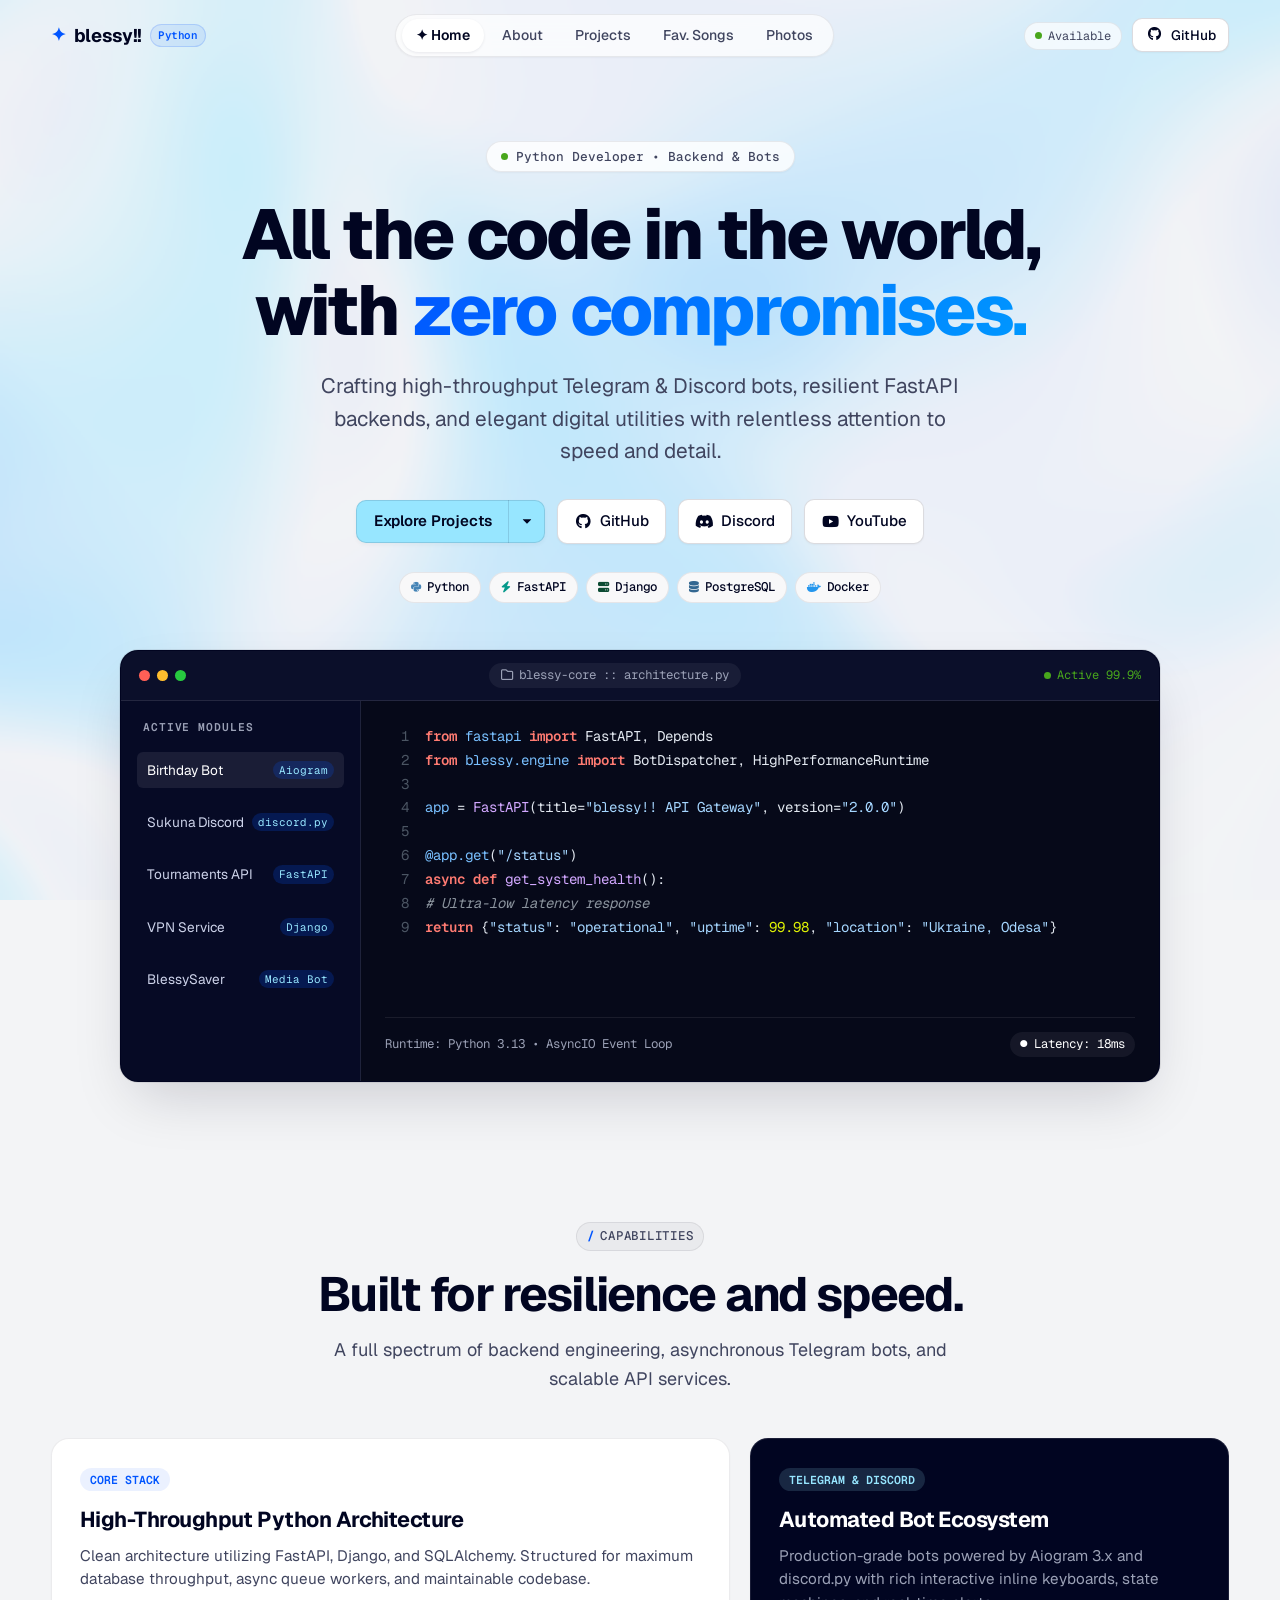
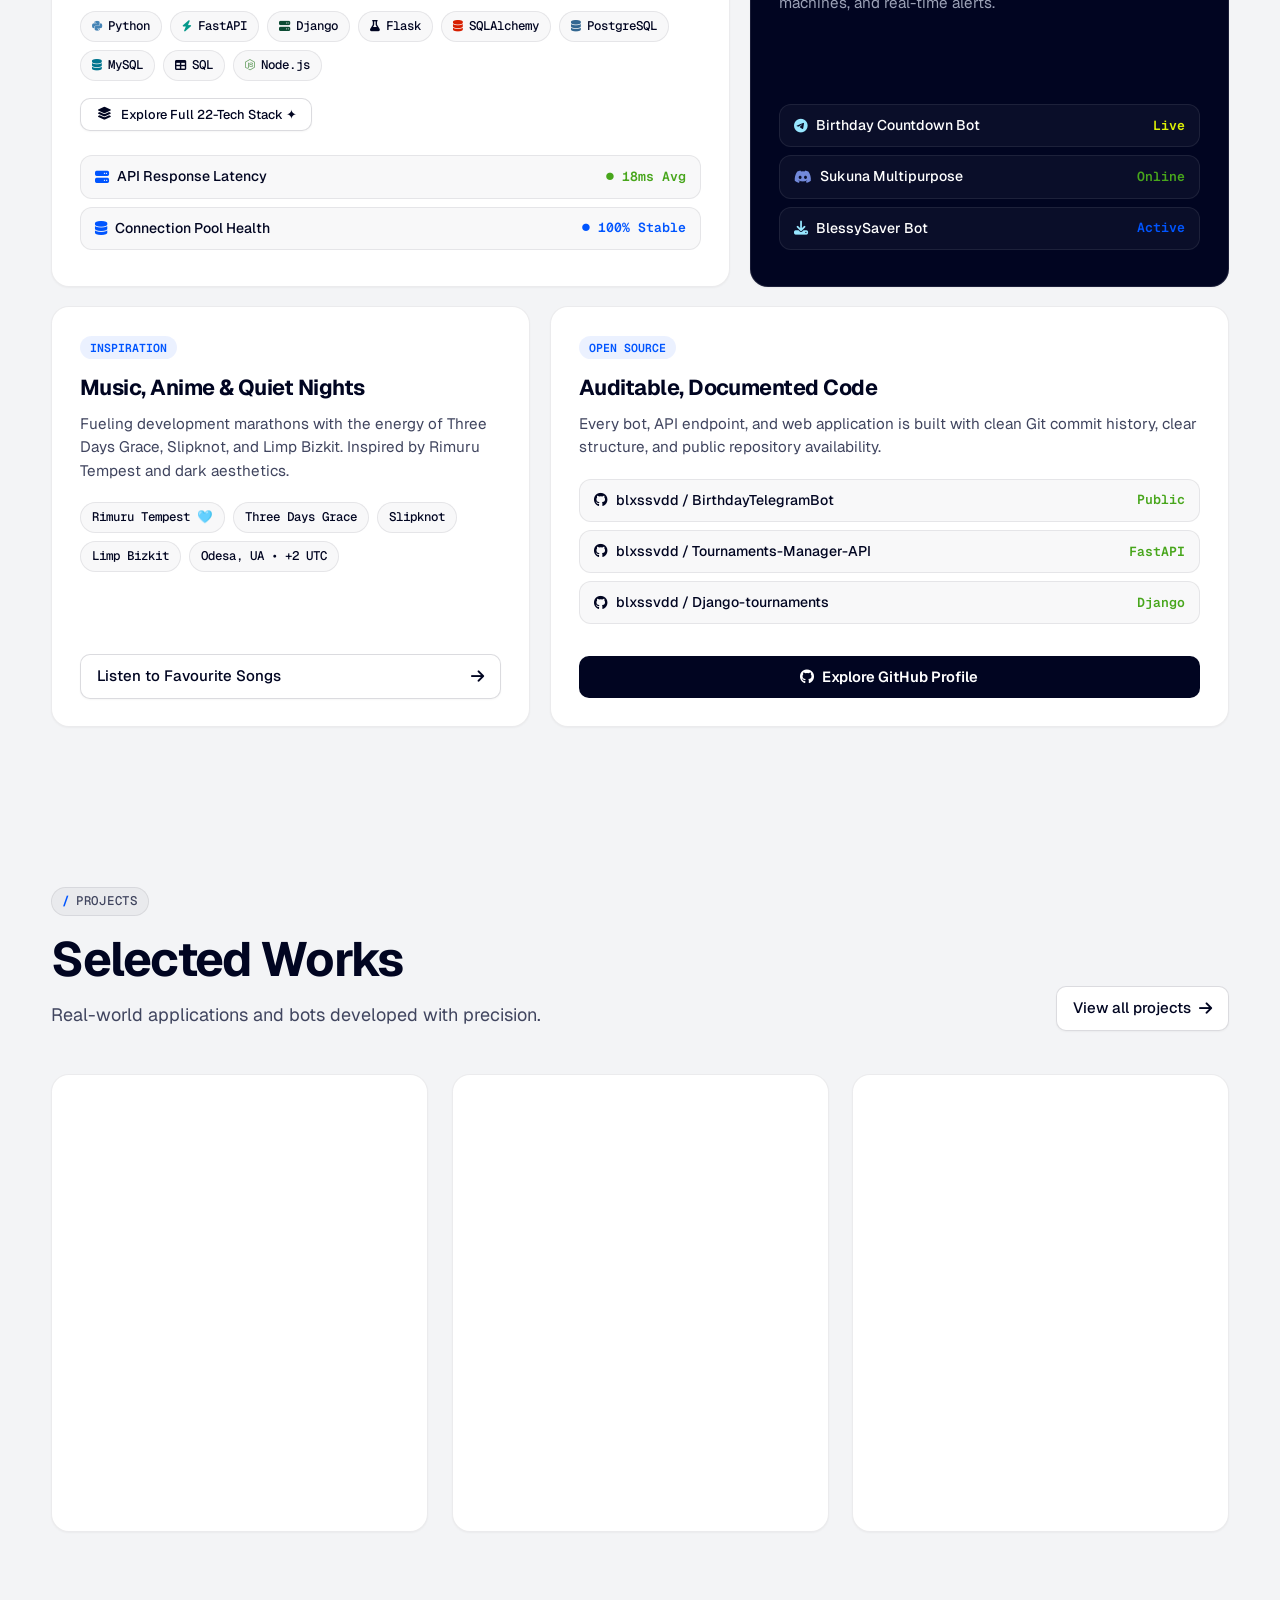
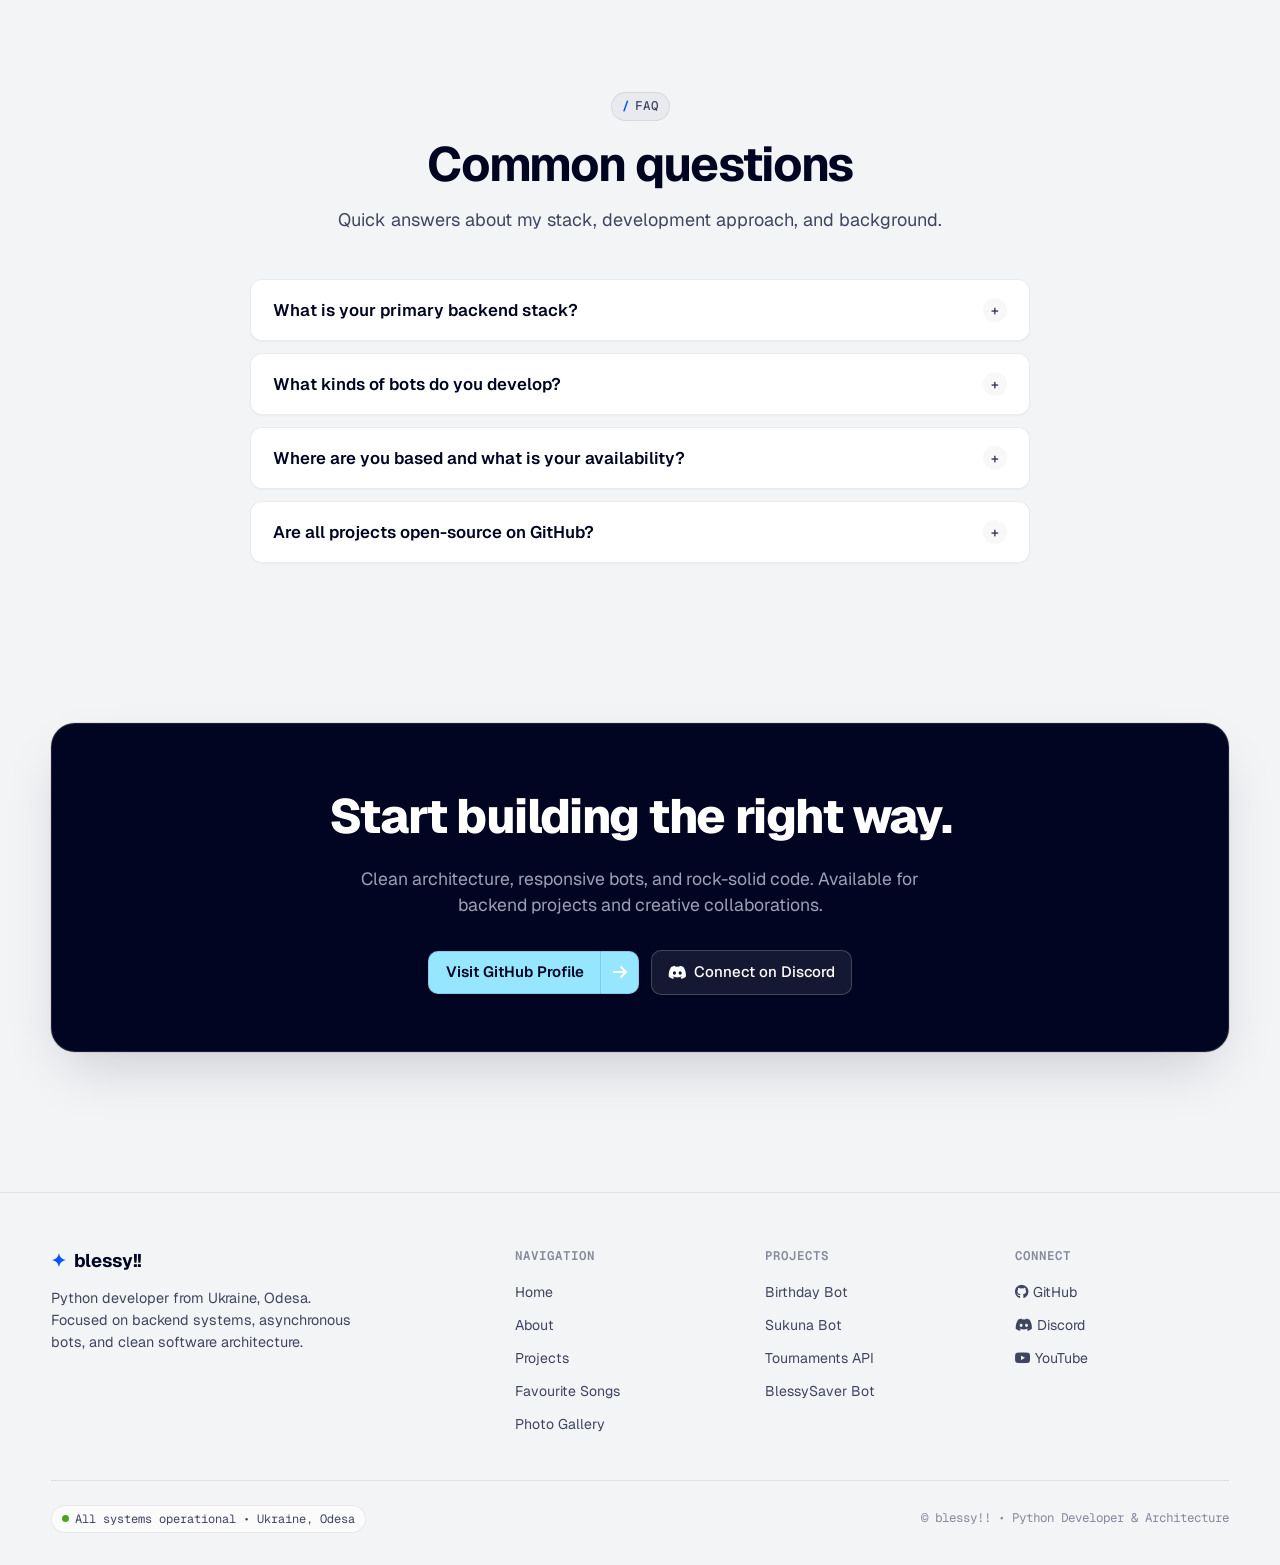
<file: index.html>
<!DOCTYPE html>
<html lang="ru">
<head>
  <meta charset="utf-8" />
  <meta name="viewport" content="width=device-width, initial-scale=1" />
  <link rel="icon" type="image/png" href="assets/gallery/favicon.png">
  <title>blessy!! • Python Developer & Architecture</title>
  <meta name="description" content="Portfolio of blessy!! — Python Developer. Telegram bots, FastAPI, Django, high-performance backends." />
  <link rel="preconnect" href="https://fonts.googleapis.com">
  <link rel="preconnect" href="https://fonts.gstatic.com" crossorigin>
  <link href="https://fonts.googleapis.com/css2?family=Geist+Mono:wght@400;600&family=Geist:wght@400;500;600;700;800&display=swap" rel="stylesheet">
  <link rel="stylesheet" href="style.css" />
  <link rel="stylesheet" href="https://cdnjs.cloudflare.com/ajax/libs/font-awesome/6.5.0/css/all.min.css">
</head>
<body>
  <canvas id="bg-canvas" aria-hidden="true"></canvas>

  <header class="site-header">
    <div class="container nav">
      <a href="index.html" class="brand">
        <span class="brand-symbol">✦</span>
        <span>blessy!!</span>
        <span class="brand-badge">Python</span>
      </a>

      <button class="burger" aria-label="Открыть меню">
        <span></span><span></span><span></span>
      </button>

      <ul class="nav-links">
        <li><a class="nav-link active" href="index.html">✦ Home</a></li>
        <li><a class="nav-link" href="about.html">About</a></li>
        <li><a class="nav-link" href="projects.html">Projects</a></li>
        <li><a class="nav-link" href="songs.html">Fav. Songs</a></li>
        <li><a class="nav-link" href="gallery.html">Photos</a></li>
      </ul>

      <div class="nav-right">
        <div class="nav-status">
          <span class="pulse-dot"></span>
          <span>Available</span>
        </div>
        <a href="https://github.com/blxssvdd" target="_blank" rel="noopener" class="ha-outline" style="padding: 6px 12px; font-size: 0.85rem;">
          <span class="ha-outline-icon"><i class="fa-brands fa-github"></i></span>
          <span>GitHub</span>
        </a>
      </div>
    </div>
  </header>

  <main>
    <!-- HERO SECTION -->
    <section class="hero-section">
      <div class="container">
        <div class="hero-content">
          <div class="hero-tag">
            <span class="pulse-dot"></span>
            <span>Python Developer • Backend & Bots</span>
          </div>

          <h1 class="hero-title">
            All the code in the world, with <span class="accent">zero compromises.</span>
          </h1>

          <p class="hero-desc">
            Crafting high-throughput Telegram & Discord bots, resilient FastAPI backends, and elegant digital utilities with relentless attention to speed and detail.
          </p>

          <div class="hero-actions">
            <!-- Split Action Button -->
            <div class="ha-split">
              <a href="projects.html" class="ha-main">
                <span>Explore Projects</span>
              </a>
              <span class="ha-divider" aria-hidden="true"></span>
              <button type="button" class="ha-caret" aria-label="Select platform link">
                <svg xmlns="http://www.w3.org/2000/svg" viewBox="0 0 256 256" width="12" height="12">
                  <path d="M213.66,101.66l-80,80a8,8,0,0,1-11.32,0l-80-80A8,8,0,0,1,48,88H208a8,8,0,0,1,5.66,13.66Z"></path>
                </svg>
              </button>
              <div class="ha-menu">
                <a href="https://t.me/BirthdayCountdownBot_bot" target="_blank" rel="noopener" class="ha-menu-item">
                  <i class="fa-brands fa-telegram"></i> Birthday Bot
                </a>
                <a href="https://discord.com/oauth2/authorize?client_id=1094355452797669436" target="_blank" rel="noopener" class="ha-menu-item">
                  <i class="fa-brands fa-discord"></i> Sukuna Bot
                </a>
                <a href="https://github.com/blxssvdd/Tournaments-Manager-API" target="_blank" rel="noopener" class="ha-menu-item">
                  <i class="fa-solid fa-code"></i> FastAPI API
                </a>
                <a href="https://t.me/blessysaver_bot" target="_blank" rel="noopener" class="ha-menu-item">
                  <i class="fa-solid fa-download"></i> BlessySaver Bot
                </a>
              </div>
            </div>

            <!-- Outline buttons -->
            <a href="https://github.com/blxssvdd" target="_blank" rel="noopener" class="ha-outline">
              <span class="ha-outline-icon"><i class="fa-brands fa-github"></i></span>
              <span>GitHub</span>
            </a>

            <a href="https://discord.com/users/1007074248621301880" target="_blank" rel="noopener" class="ha-outline">
              <span class="ha-outline-icon"><i class="fa-brands fa-discord"></i></span>
              <span>Discord</span>
            </a>

            <a href="https://www.youtube.com/@blxssvdd" target="_blank" rel="noopener" class="ha-outline">
              <span class="ha-outline-icon"><i class="fa-brands fa-youtube"></i></span>
              <span>YouTube</span>
            </a>
          </div>

          <div class="hero-socials">
            <span class="tech-pill"><i class="fa-brands fa-python" style="color: #4584b6;"></i> Python</span>
            <span class="tech-pill"><i class="fa-solid fa-bolt" style="color: #05998b;"></i> FastAPI</span>
            <span class="tech-pill"><i class="fa-solid fa-server" style="color: #0c4b33;"></i> Django</span>
            <span class="tech-pill"><i class="fa-solid fa-database" style="color: #336791;"></i> PostgreSQL</span>
            <span class="tech-pill"><i class="fa-brands fa-docker" style="color: #2496ed;"></i> Docker</span>
          </div>
        </div>

        <!-- MOCKUP WINDOW (Architecture Showcase) -->
        <div class="mockup-container">
          <div class="mockup-window">
            <div class="mockup-topbar">
              <div class="mockup-dots">
                <span class="mockup-dot red"></span>
                <span class="mockup-dot yellow"></span>
                <span class="mockup-dot green"></span>
              </div>
              <div class="mockup-path">
                <i class="fa-regular fa-folder"></i>
                <span>blessy-core :: architecture.py</span>
              </div>
              <div class="mockup-status">
                <span class="pulse-dot"></span>
                <span>Active 99.9%</span>
              </div>
            </div>

            <div class="mockup-body">
              <div class="mockup-sidebar">
                <span class="mockup-section-label">Active Modules</span>
                <div class="mockup-nav-item active">
                  <span>Birthday Bot</span>
                  <span class="mockup-badge">Aiogram</span>
                </div>
                <div class="mockup-nav-item">
                  <span>Sukuna Discord</span>
                  <span class="mockup-badge">discord.py</span>
                </div>
                <div class="mockup-nav-item">
                  <span>Tournaments API</span>
                  <span class="mockup-badge">FastAPI</span>
                </div>
                <div class="mockup-nav-item">
                  <span>VPN Service</span>
                  <span class="mockup-badge">Django</span>
                </div>
                <div class="mockup-nav-item">
                  <span>BlessySaver</span>
                  <span class="mockup-badge">Media Bot</span>
                </div>
              </div>

              <div class="mockup-main">
                <div class="mockup-code">
                  <div class="code-line">
                    <span class="code-num">1</span>
                    <span><span class="kw">from</span> <span class="var">fastapi</span> <span class="kw">import</span> FastAPI, Depends</span>
                  </div>
                  <div class="code-line">
                    <span class="code-num">2</span>
                    <span><span class="kw">from</span> <span class="var">blessy.engine</span> <span class="kw">import</span> BotDispatcher, HighPerformanceRuntime</span>
                  </div>
                  <div class="code-line">
                    <span class="code-num">3</span>
                    <span></span>
                  </div>
                  <div class="code-line">
                    <span class="code-num">4</span>
                    <span><span class="var">app</span> = <span class="fn">FastAPI</span>(title=<span class="str">"blessy!! API Gateway"</span>, version=<span class="str">"2.0.0"</span>)</span>
                  </div>
                  <div class="code-line">
                    <span class="code-num">5</span>
                    <span></span>
                  </div>
                  <div class="code-line">
                    <span class="code-num">6</span>
                    <span><span class="var">@app.get</span>(<span class="str">"/status"</span>)</span>
                  </div>
                  <div class="code-line">
                    <span class="code-num">7</span>
                    <span><span class="kw">async def</span> <span class="fn">get_system_health</span>():</span>
                  </div>
                  <div class="code-line">
                    <span class="code-num">8</span>
                    <span>    <span class="comment"># Ultra-low latency response</span></span>
                  </div>
                  <div class="code-line">
                    <span class="code-num">9</span>
                    <span>    <span class="kw">return</span> {<span class="str">"status"</span>: <span class="str">"operational"</span>, <span class="str">"uptime"</span>: <span class="num">99.98</span>, <span class="str">"location"</span>: <span class="str">"Ukraine, Odesa"</span>}</span>
                  </div>
                </div>

                <div class="mockup-mini-footer">
                  <span>Runtime: Python 3.13 • AsyncIO Event Loop</span>
                  <span class="stat-pill">● Latency: 18ms</span>
                </div>
              </div>
            </div>
          </div>
        </div>
      </div>
    </section>

    <!-- BENTO FEATURES SECTION -->
    <section class="section" id="capabilities">
      <div class="container">
        <div class="section-head center">
          <span class="section-tag"><span class="slash">/</span>capabilities</span>
          <h2 class="section-title">Built for resilience and speed.</h2>
          <p class="subtitle">A full spectrum of backend engineering, asynchronous Telegram bots, and scalable API services.</p>
        </div>

        <div class="bento-grid">
          <!-- Bento Card 1: Backend Architecture -->
          <div class="bento-card col-7">
            <div>
              <div class="bento-header">
                <span class="bento-tag">CORE STACK</span>
                <h3 class="bento-title">High-Throughput Python Architecture</h3>
                <p class="bento-desc">Clean architecture utilizing FastAPI, Django, and SQLAlchemy. Structured for maximum database throughput, async queue workers, and maintainable codebase.</p>
              </div>

              <div class="pill-cloud">
                <span class="tech-pill"><i class="fa-brands fa-python" style="color: #4584b6;"></i> Python</span>
                <span class="tech-pill"><i class="fa-solid fa-bolt" style="color: #05998b;"></i> FastAPI</span>
                <span class="tech-pill"><i class="fa-solid fa-server" style="color: #0c4b33;"></i> Django</span>
                <span class="tech-pill"><i class="fa-solid fa-flask"></i> Flask</span>
                <span class="tech-pill"><i class="fa-solid fa-database" style="color: #d71f00;"></i> SQLAlchemy</span>
                <span class="tech-pill"><i class="fa-solid fa-database" style="color: #336791;"></i> PostgreSQL</span>
                <span class="tech-pill"><i class="fa-solid fa-database" style="color: #00758f;"></i> MySQL</span>
                <span class="tech-pill"><i class="fa-solid fa-table"></i> SQL</span>
                <span class="tech-pill"><i class="fa-brands fa-node-js" style="color: #68a063;"></i> Node.js</span>
              </div>
              <div style="margin-top: 18px;">
                <a href="about.html#stack" class="ha-outline" style="font-size: 0.8rem; display: inline-flex; padding: 6px 14px;">
                  <span class="ha-outline-icon"><i class="fa-solid fa-layer-group"></i></span>
                  <span>Explore Full 22-Tech Stack ✦</span>
                </a>
              </div>
            </div>

            <div class="bento-visual">
              <div class="metric-row">
                <span class="metric-name"><i class="fa-solid fa-server" style="color: var(--accent-blue)"></i> API Response Latency</span>
                <span class="metric-val green">● 18ms Avg</span>
              </div>
              <div class="metric-row">
                <span class="metric-name"><i class="fa-solid fa-database" style="color: var(--accent-blue)"></i> Connection Pool Health</span>
                <span class="metric-val blue">● 100% Stable</span>
              </div>
            </div>
          </div>

          <!-- Bento Card 2: Telegram & Discord Bots -->
          <div class="bento-card bento-card-dark col-5">
            <div>
              <div class="bento-header">
                <span class="bento-tag" style="background: rgba(151, 230, 255, 0.15); color: var(--accent-cyan);">TELEGRAM & DISCORD</span>
                <h3 class="bento-title">Automated Bot Ecosystem</h3>
                <p class="bento-desc">Production-grade bots powered by Aiogram 3.x and discord.py with rich interactive inline keyboards, state machines, and real-time alerts.</p>
              </div>
            </div>

            <div class="bento-visual">
              <div class="metric-row">
                <span class="metric-name"><i class="fa-brands fa-telegram" style="color: var(--accent-cyan)"></i> Birthday Countdown Bot</span>
                <span class="metric-val lime">Live</span>
              </div>
              <div class="metric-row">
                <span class="metric-name"><i class="fa-brands fa-discord" style="color: #7289da"></i> Sukuna Multipurpose</span>
                <span class="metric-val green">Online</span>
              </div>
              <div class="metric-row">
                <span class="metric-name"><i class="fa-solid fa-download" style="color: var(--accent-cyan)"></i> BlessySaver Bot</span>
                <span class="metric-val blue">Active</span>
              </div>
            </div>
          </div>

          <!-- Bento Card 3: Creative & Music Inspiration -->
          <div class="bento-card col-5">
            <div>
              <div class="bento-header">
                <span class="bento-tag">INSPIRATION</span>
                <h3 class="bento-title">Music, Anime & Quiet Nights</h3>
                <p class="bento-desc">Fueling development marathons with the energy of Three Days Grace, Slipknot, and Limp Bizkit. Inspired by Rimuru Tempest and dark aesthetics.</p>
              </div>

              <div class="pill-cloud">
                <span class="tech-pill">Rimuru Tempest 🩵</span>
                <span class="tech-pill">Three Days Grace</span>
                <span class="tech-pill">Slipknot</span>
                <span class="tech-pill">Limp Bizkit</span>
                <span class="tech-pill">Odesa, UA • +2 UTC</span>
              </div>
            </div>

            <div class="bento-visual">
              <a href="songs.html" class="ha-outline" style="width: 100%; justify-content: space-between;">
                <span>Listen to Favourite Songs</span>
                <i class="fa-solid fa-arrow-right"></i>
              </a>
            </div>
          </div>

          <!-- Bento Card 4: Verified Code & Open Source -->
          <div class="bento-card col-7">
            <div>
              <div class="bento-header">
                <span class="bento-tag">OPEN SOURCE</span>
                <h3 class="bento-title">Auditable, Documented Code</h3>
                <p class="bento-desc">Every bot, API endpoint, and web application is built with clean Git commit history, clear structure, and public repository availability.</p>
              </div>

              <div class="metric-row">
                <span class="metric-name"><i class="fa-brands fa-github"></i> blxssvdd / BirthdayTelegramBot</span>
                <span class="metric-val green">Public</span>
              </div>
              <div class="metric-row">
                <span class="metric-name"><i class="fa-brands fa-github"></i> blxssvdd / Tournaments-Manager-API</span>
                <span class="metric-val green">FastAPI</span>
              </div>
              <div class="metric-row">
                <span class="metric-name"><i class="fa-brands fa-github"></i> blxssvdd / Django-tournaments</span>
                <span class="metric-val green">Django</span>
              </div>
            </div>

            <div class="bento-visual">
              <a href="https://github.com/blxssvdd" target="_blank" rel="noopener" class="btn" style="width: 100%;">
                <i class="fa-brands fa-github"></i> Explore GitHub Profile
              </a>
            </div>
          </div>
        </div>
      </div>
    </section>

    <!-- FEATURED PROJECTS PREVIEW -->
    <section class="section" id="projects-preview">
      <div class="container">
        <div class="section-head" style="display: flex; align-items: flex-end; justify-content: space-between; flex-wrap: wrap; gap: 16px;">
          <div>
            <span class="section-tag"><span class="slash">/</span>projects</span>
            <h2 class="section-title">Selected Works</h2>
            <p class="subtitle">Real-world applications and bots developed with precision.</p>
          </div>
          <a href="projects.html" class="ha-outline">
            <span>View all projects</span>
            <i class="fa-solid fa-arrow-right"></i>
          </a>
        </div>

        <div class="projects-grid">
          <!-- Project 1 -->
          <article class="project-card">
            <div class="project-thumb">
              <img src="assets/projects/6f001dd1b731da6cbb0e60ca9ab3f8e5.jpg" alt="Birthday Telegram Bot" loading="lazy" decoding="async">
              <span class="project-thumb-badge">Telegram Bot</span>
            </div>
            <div class="project-body">
              <div>
                <h3>Birthday Telegram Bot</h3>
                <p>A Telegram bot for identifying days until your birthday, with time zone support and a calendar UI.</p>
                <div class="tags">
                  <span>#Python</span>
                  <span>#Aiogram</span>
                  <span>#UX/UI</span>
                </div>
              </div>
              <div class="project-actions">
                <a href="https://t.me/BirthdayCountdownBot_bot" target="_blank" rel="noopener" class="btn">Launch Bot</a>
                <a href="https://github.com/blxssvdd/BirthdayTelegramBot" target="_blank" rel="noopener" class="btn ghost">GitHub</a>
              </div>
            </div>
          </article>

          <!-- Project 2 -->
          <article class="project-card">
            <div class="project-thumb">
              <img src="assets/projects/7fca8beb939628364cfc309f4ed6bb75.jpg" alt="Sukuna Discord Bot" loading="lazy" decoding="async">
              <span class="project-thumb-badge">Discord Bot</span>
            </div>
            <div class="project-body">
              <div>
                <h3>Sukuna Discord Bot</h3>
                <p>Multipurpose Discord bot designed to bring community interactions, utility commands, and entertainment.</p>
                <div class="tags">
                  <span>#Python</span>
                  <span>#discord.py</span>
                  <span>#Async</span>
                </div>
              </div>
              <div class="project-actions">
                <a href="https://discord.com/oauth2/authorize?client_id=1094355452797669436" target="_blank" rel="noopener" class="btn">Invite Bot</a>
              </div>
            </div>
          </article>

          <!-- Project 3 -->
          <article class="project-card">
            <div class="project-thumb">
              <img src="assets/projects/97c9f83452ddf48cc2b6cbcb9e840219.jpg" alt="Tournament Manager API" loading="lazy" decoding="async">
              <span class="project-thumb-badge">FastAPI Backend</span>
            </div>
            <div class="project-body">
              <div>
                <h3>Tournament Manager API</h3>
                <p>High-speed tournament management system and RESTful service designed with FastAPI and asynchronous database pipelines.</p>
                <div class="tags">
                  <span>#Python</span>
                  <span>#FastAPI</span>
                  <span>#Backend</span>
                </div>
              </div>
              <div class="project-actions">
                <a href="https://github.com/blxssvdd/Tournaments-Manager-API" target="_blank" rel="noopener" class="btn ghost">View GitHub</a>
              </div>
            </div>
          </article>
        </div>
      </div>
    </section>

    <!-- FAQ ACCORDION -->
    <section class="section" id="faq">
      <div class="container">
        <div class="section-head center">
          <span class="section-tag"><span class="slash">/</span>faq</span>
          <h2 class="section-title">Common questions</h2>
          <p class="subtitle">Quick answers about my stack, development approach, and background.</p>
        </div>

        <div class="faq-list">
          <div class="faq-item">
            <button class="faq-question">
              <span>What is your primary backend stack?</span>
              <span class="faq-icon">+</span>
            </button>
            <div class="faq-answer">
              <div class="faq-answer-inner">
                My primary expertise centers around Python. I build services with FastAPI for high-performance async APIs, Django for structured web applications, and Flask for lightweight services. I use MySQL and SQLAlchemy for data modeling.
              </div>
            </div>
          </div>

          <div class="faq-item">
            <button class="faq-question">
              <span>What kinds of bots do you develop?</span>
              <span class="faq-icon">+</span>
            </button>
            <div class="faq-answer">
              <div class="faq-answer-inner">
                I specialize in both Telegram bots (using Aiogram 3.x) and Discord bots (using discord.py). From media downloaders (like BlessySaver) to complex utility systems (Birthday Countdown Bot, Sukuna Bot) with database persistence and interactive interfaces.
              </div>
            </div>
          </div>

          <div class="faq-item">
            <button class="faq-question">
              <span>Where are you based and what is your availability?</span>
              <span class="faq-icon">+</span>
            </button>
            <div class="faq-answer">
              <div class="faq-answer-inner">
                I am based in Ukraine, Odesa (UTC+2 timezone). I communicate fluently in Ukrainian, English, and Russian. I am open to discussing new bot projects, API integrations, and backend collaborations.
              </div>
            </div>
          </div>

          <div class="faq-item">
            <button class="faq-question">
              <span>Are all projects open-source on GitHub?</span>
              <span class="faq-icon">+</span>
            </button>
            <div class="faq-answer">
              <div class="faq-answer-inner">
                Yes! My major projects, including the Birthday Telegram Bot, Tournaments Manager API, VPN Service, and Python Games collection, are publicly hosted on GitHub at github.com/blxssvdd.
              </div>
            </div>
          </div>
        </div>
      </div>
    </section>

    <!-- CTA BANNER -->
    <section class="section">
      <div class="container">
        <div class="cta-banner">
          <h2>Start building the right way.</h2>
          <p>Clean architecture, responsive bots, and rock-solid code. Available for backend projects and creative collaborations.</p>
          <div class="ha-row" style="justify-content: center;">
            <a href="https://github.com/blxssvdd" target="_blank" rel="noopener" class="ha-split">
              <span class="ha-main"><span>Visit GitHub Profile</span></span>
              <span class="ha-divider" aria-hidden="true"></span>
              <span class="ha-caret" style="pointer-events: none;"><i class="fa-solid fa-arrow-right"></i></span>
            </a>
            <a href="https://discord.com/users/1007074248621301880" target="_blank" rel="noopener" class="ha-outline" style="background: rgba(255,255,255,0.08); color: #fff; border-color: rgba(255,255,255,0.2);">
              <span class="ha-outline-icon"><i class="fa-brands fa-discord" style="color: #fff"></i></span>
              <span>Connect on Discord</span>
            </a>
          </div>
        </div>
      </div>
    </section>
  </main>

  <footer class="site-footer">
    <div class="container">
      <div class="footer-grid">
        <div class="footer-brand">
          <a href="index.html" class="brand">
            <span class="brand-symbol">✦</span>
            <span>blessy!!</span>
          </a>
          <p class="footer-bio">
            Python developer from Ukraine, Odesa. Focused on backend systems, asynchronous bots, and clean software architecture.
          </p>
        </div>

        <div>
          <h4 class="footer-title">Navigation</h4>
          <ul class="footer-links">
            <li><a href="index.html">Home</a></li>
            <li><a href="about.html">About</a></li>
            <li><a href="projects.html">Projects</a></li>
            <li><a href="songs.html">Favourite Songs</a></li>
            <li><a href="gallery.html">Photo Gallery</a></li>
          </ul>
        </div>

        <div>
          <h4 class="footer-title">Projects</h4>
          <ul class="footer-links">
            <li><a href="https://t.me/BirthdayCountdownBot_bot" target="_blank" rel="noopener">Birthday Bot</a></li>
            <li><a href="https://discord.com/oauth2/authorize?client_id=1094355452797669436" target="_blank" rel="noopener">Sukuna Bot</a></li>
            <li><a href="https://github.com/blxssvdd/Tournaments-Manager-API" target="_blank" rel="noopener">Tournaments API</a></li>
            <li><a href="https://t.me/blessysaver_bot" target="_blank" rel="noopener">BlessySaver Bot</a></li>
          </ul>
        </div>

        <div>
          <h4 class="footer-title">Connect</h4>
          <ul class="footer-links">
            <li><a href="https://github.com/blxssvdd" target="_blank" rel="noopener"><i class="fa-brands fa-github"></i> GitHub</a></li>
            <li><a href="https://discord.com/users/1007074248621301880" target="_blank" rel="noopener"><i class="fa-brands fa-discord"></i> Discord</a></li>
            <li><a href="https://www.youtube.com/@blxssvdd" target="_blank" rel="noopener"><i class="fa-brands fa-youtube"></i> YouTube</a></li>
          </ul>
        </div>
      </div>

      <div class="footer-bottom">
        <div class="nav-status">
          <span class="pulse-dot"></span>
          <span>All systems operational • Ukraine, Odesa</span>
        </div>
        <div class="footer-meta">
          <span>© blessy!! • Python Developer & Architecture</span>
        </div>
      </div>
    </div>
  </footer>

  <script src="script.js"></script>
</body>
</html>
</file>
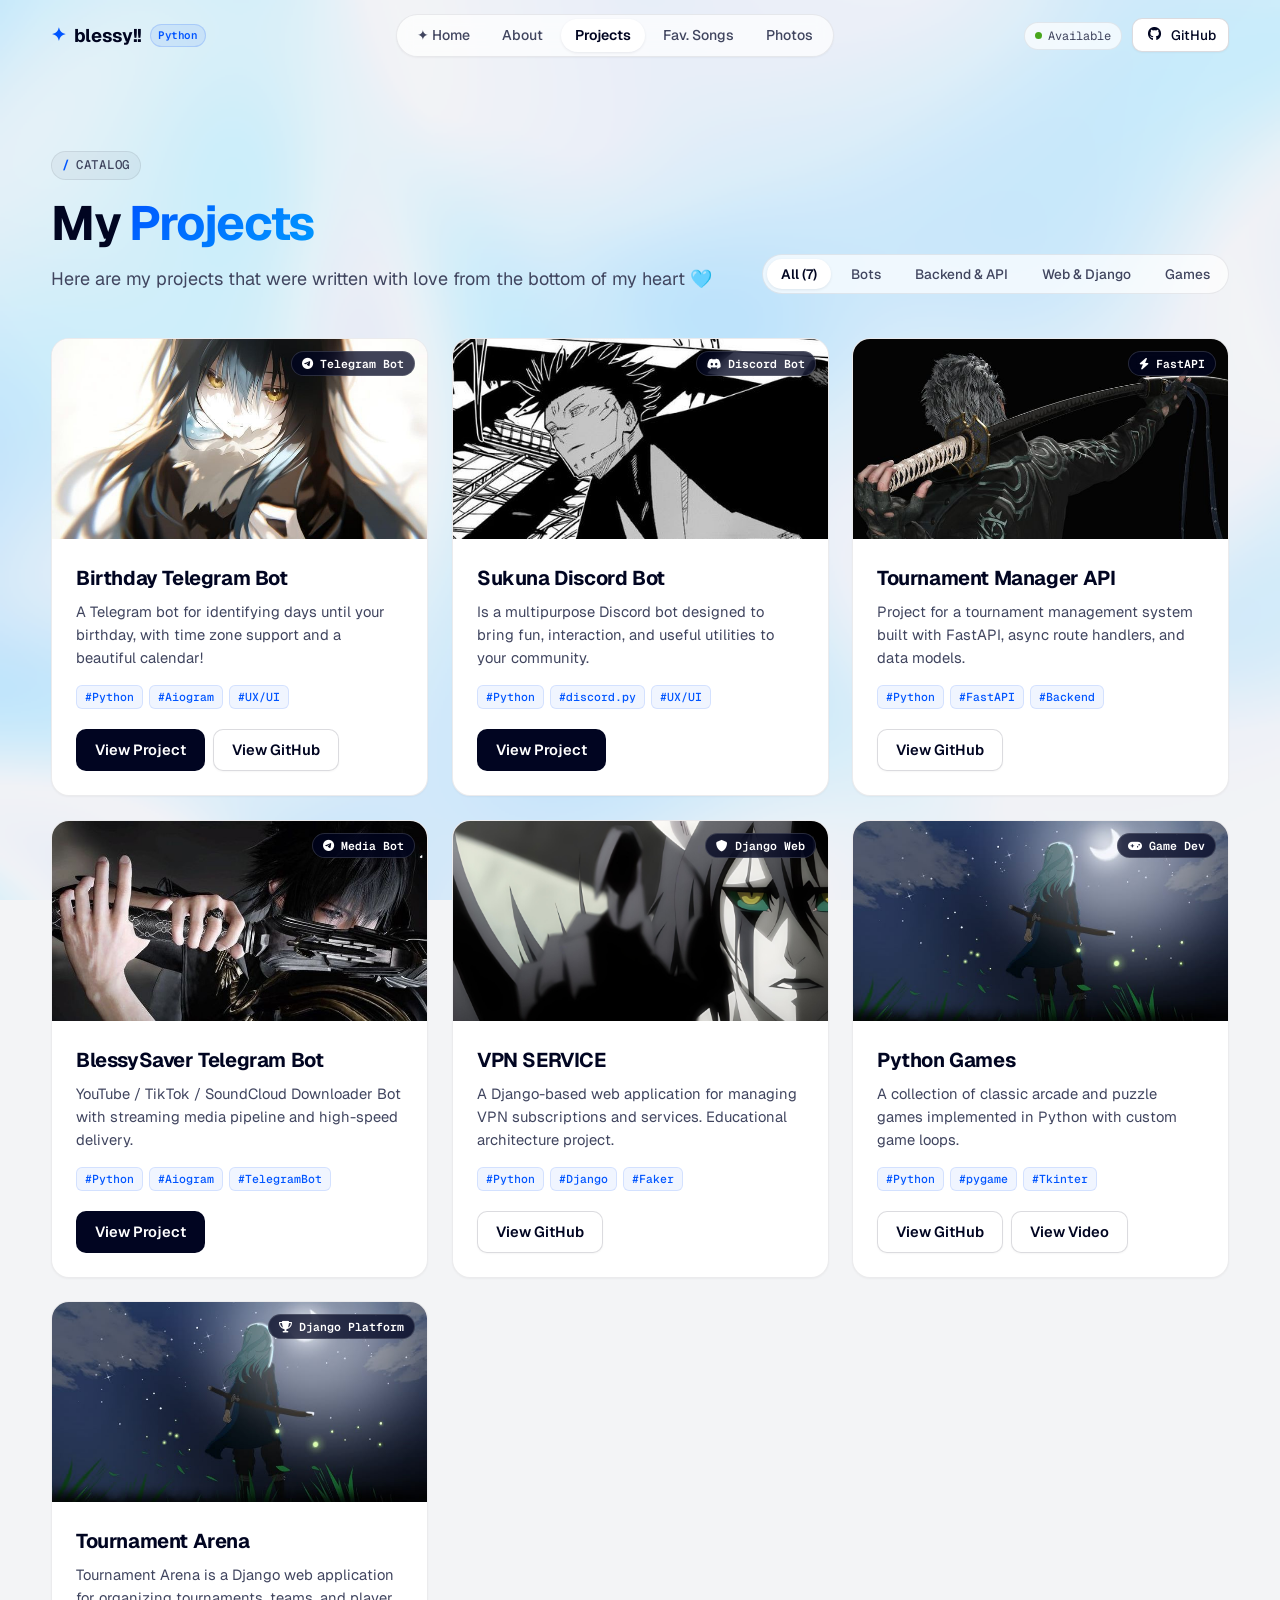
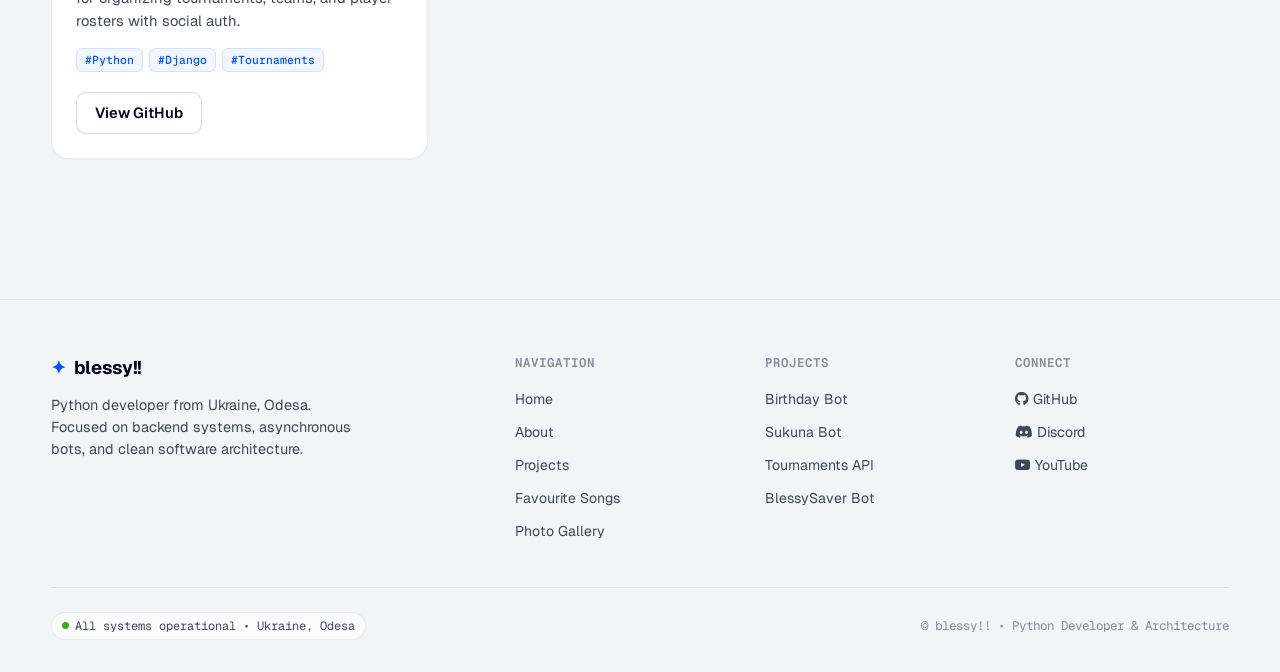
<file: projects.html>
<!DOCTYPE html>
<html lang="ru">
<head>
  <meta charset="utf-8" />
  <meta name="viewport" content="width=device-width, initial-scale=1" />
  <link rel="icon" type="image/png" href="assets/gallery/favicon.png">
  <title>Projects • blessy!! — Python Developer</title>
  <meta name="description" content="Portfolio of applications, bots, and backend APIs by blessy!!." />
  <link rel="preconnect" href="https://fonts.googleapis.com">
  <link rel="preconnect" href="https://fonts.gstatic.com" crossorigin>
  <link href="https://fonts.googleapis.com/css2?family=Geist+Mono:wght@400;600&family=Geist:wght@400;500;600;700;800&display=swap" rel="stylesheet">
  <link rel="stylesheet" href="style.css" />
  <link rel="stylesheet" href="https://cdnjs.cloudflare.com/ajax/libs/font-awesome/6.5.0/css/all.min.css">
</head>
<body>
  <canvas id="bg-canvas" aria-hidden="true"></canvas>

  <header class="site-header">
    <div class="container nav">
      <a href="index.html" class="brand">
        <span class="brand-symbol">✦</span>
        <span>blessy!!</span>
        <span class="brand-badge">Python</span>
      </a>

      <button class="burger" aria-label="Открыть меню">
        <span></span><span></span><span></span>
      </button>

      <ul class="nav-links">
        <li><a class="nav-link" href="index.html">✦ Home</a></li>
        <li><a class="nav-link" href="about.html">About</a></li>
        <li><a class="nav-link active" href="projects.html">Projects</a></li>
        <li><a class="nav-link" href="songs.html">Fav. Songs</a></li>
        <li><a class="nav-link" href="gallery.html">Photos</a></li>
      </ul>

      <div class="nav-right">
        <div class="nav-status">
          <span class="pulse-dot"></span>
          <span>Available</span>
        </div>
        <a href="https://github.com/blxssvdd" target="_blank" rel="noopener" class="ha-outline" style="padding: 6px 12px; font-size: 0.85rem;">
          <span class="ha-outline-icon"><i class="fa-brands fa-github"></i></span>
          <span>GitHub</span>
        </a>
      </div>
    </div>
  </header>

  <main>
    <section class="section">
      <div class="container">
        <div class="section-head" style="display: flex; align-items: flex-end; justify-content: space-between; flex-wrap: wrap; gap: 20px;">
          <div>
            <span class="section-tag"><span class="slash">/</span>catalog</span>
            <h1 class="section-title">My <span class="accent">Projects</span></h1>
            <p class="subtitle">
              Here are my projects that were written with love from the bottom of my heart 🩵
            </p>
          </div>

          <!-- Project Filter Pills -->
          <div class="filters" role="tablist" aria-label="Фильтры проектов">
            <button class="filter-btn active" data-project-filter="all">All (7)</button>
            <button class="filter-btn" data-project-filter="bots">Bots</button>
            <button class="filter-btn" data-project-filter="backend">Backend & API</button>
            <button class="filter-btn" data-project-filter="web">Web & Django</button>
            <button class="filter-btn" data-project-filter="games">Games</button>
          </div>
        </div>

        <div class="projects-grid">
          <!-- Project 1: Birthday Telegram Bot -->
          <article class="project-card" data-category="bots">
            <div class="project-thumb">
              <img src="assets/projects/6f001dd1b731da6cbb0e60ca9ab3f8e5.jpg" alt="Birthday Telegram Bot" loading="lazy" decoding="async">
              <span class="project-thumb-badge"><i class="fa-brands fa-telegram"></i> Telegram Bot</span>
            </div>
            <div class="project-body">
              <div>
                <h3>Birthday Telegram Bot</h3>
                <p>A Telegram bot for identifying days until your birthday, with time zone support and a beautiful calendar!</p>
                <div class="tags">
                  <span>#Python</span>
                  <span>#Aiogram</span>
                  <span>#UX/UI</span>
                </div>
              </div>
              <div class="project-actions">
                <a href="https://t.me/BirthdayCountdownBot_bot" target="_blank" rel="noopener" class="btn">View Project</a>
                <a href="https://github.com/blxssvdd/BirthdayTelegramBot" target="_blank" rel="noopener" class="btn ghost">View GitHub</a>
              </div>
            </div>
          </article>

          <!-- Project 2: Sukuna Discord Bot -->
          <article class="project-card" data-category="bots">
            <div class="project-thumb">
              <img src="assets/projects/7fca8beb939628364cfc309f4ed6bb75.jpg" alt="Sukuna Discord Bot" loading="lazy" decoding="async">
              <span class="project-thumb-badge"><i class="fa-brands fa-discord"></i> Discord Bot</span>
            </div>
            <div class="project-body">
              <div>
                <h3>Sukuna Discord Bot</h3>
                <p>Is a multipurpose Discord bot designed to bring fun, interaction, and useful utilities to your community.</p>
                <div class="tags">
                  <span>#Python</span>
                  <span>#discord.py</span>
                  <span>#UX/UI</span>
                </div>
              </div>
              <div class="project-actions">
                <a href="https://discord.com/oauth2/authorize?client_id=1094355452797669436" target="_blank" rel="noopener" class="btn">View Project</a>
              </div>
            </div>
          </article>

          <!-- Project 3: Tournament Manager API -->
          <article class="project-card" data-category="backend">
            <div class="project-thumb">
              <img src="assets/projects/97c9f83452ddf48cc2b6cbcb9e840219.jpg" alt="Tournament Manager API" loading="lazy" decoding="async">
              <span class="project-thumb-badge"><i class="fa-solid fa-bolt"></i> FastAPI</span>
            </div>
            <div class="project-body">
              <div>
                <h3>Tournament Manager API</h3>
                <p>Project for a tournament management system built with FastAPI, async route handlers, and data models.</p>
                <div class="tags">
                  <span>#Python</span>
                  <span>#FastAPI</span>
                  <span>#Backend</span>
                </div>
              </div>
              <div class="project-actions">
                <a href="https://github.com/blxssvdd/Tournaments-Manager-API" target="_blank" rel="noopener" class="btn ghost">View GitHub</a>
              </div>
            </div>
          </article>

          <!-- Project 4: BlessySaver Telegram Bot -->
          <article class="project-card" data-category="bots">
            <div class="project-thumb">
              <img src="assets/gallery/7bc909906d4fe27fcc4d8630520d0bb5.jpg" alt="BlessySaver Bot" loading="lazy" decoding="async">
              <span class="project-thumb-badge"><i class="fa-brands fa-telegram"></i> Media Bot</span>
            </div>
            <div class="project-body">
              <div>
                <h3>BlessySaver Telegram Bot</h3>
                <p>YouTube / TikTok / SoundCloud Downloader Bot with streaming media pipeline and high-speed delivery.</p>
                <div class="tags">
                  <span>#Python</span>
                  <span>#Aiogram</span>
                  <span>#TelegramBot</span>
                </div>
              </div>
              <div class="project-actions">
                <a href="https://t.me/blessysaver_bot" target="_blank" rel="noopener" class="btn">View Project</a>
              </div>
            </div>
          </article>

          <!-- Project 5: VPN SERVICE -->
          <article class="project-card" data-category="web">
            <div class="project-thumb">
              <img src="assets/gallery/zyro-image.png" alt="VPN Service" loading="lazy" decoding="async">
              <span class="project-thumb-badge"><i class="fa-solid fa-shield"></i> Django Web</span>
            </div>
            <div class="project-body">
              <div>
                <h3>VPN SERVICE</h3>
                <p>A Django-based web application for managing VPN subscriptions and services. Educational architecture project.</p>
                <div class="tags">
                  <span>#Python</span>
                  <span>#Django</span>
                  <span>#Faker</span>
                </div>
              </div>
              <div class="project-actions">
                <a href="https://github.com/blxssvdd/VPN_Service" target="_blank" rel="noopener" class="btn ghost">View GitHub</a>
              </div>
            </div>
          </article>

          <!-- Project 6: Python Games -->
          <article class="project-card" data-category="games">
            <div class="project-thumb">
              <img src="assets/gallery/00b44edc08d0ff6b1b61052ccb6389c1.jpg" alt="Python Games" loading="lazy" decoding="async">
              <span class="project-thumb-badge"><i class="fa-solid fa-gamepad"></i> Game Dev</span>
            </div>
            <div class="project-body">
              <div>
                <h3>Python Games</h3>
                <p>A collection of classic arcade and puzzle games implemented in Python with custom game loops.</p>
                <div class="tags">
                  <span>#Python</span>
                  <span>#pygame</span>
                  <span>#Tkinter</span>
                </div>
              </div>
              <div class="project-actions">
                <a href="https://github.com/blxssvdd/Games-In-Python" target="_blank" rel="noopener" class="btn ghost">View GitHub</a>
                <a href="https://youtu.be/9-qsEyuDYRE" target="_blank" rel="noopener" class="btn ghost">View Video</a>
              </div>
            </div>
          </article>

          <!-- Project 7: Tournament Arena -->
          <article class="project-card" data-category="web">
            <div class="project-thumb">
              <img src="assets/gallery/00b44edc08d0ff6b1b61052ccb6389c1.jpg" alt="Tournament Arena" loading="lazy" decoding="async">
              <span class="project-thumb-badge"><i class="fa-solid fa-trophy"></i> Django Platform</span>
            </div>
            <div class="project-body">
              <div>
                <h3>Tournament Arena</h3>
                <p>Tournament Arena is a Django web application for organizing tournaments, teams, and player rosters with social auth.</p>
                <div class="tags">
                  <span>#Python</span>
                  <span>#Django</span>
                  <span>#Tournaments</span>
                </div>
              </div>
              <div class="project-actions">
                <a href="https://github.com/blxssvdd/Django-tournaments" target="_blank" rel="noopener" class="btn ghost">View GitHub</a>
              </div>
            </div>
          </article>
        </div>
      </div>
    </section>
  </main>

  <footer class="site-footer">
    <div class="container">
      <div class="footer-grid">
        <div class="footer-brand">
          <a href="index.html" class="brand">
            <span class="brand-symbol">✦</span>
            <span>blessy!!</span>
          </a>
          <p class="footer-bio">
            Python developer from Ukraine, Odesa. Focused on backend systems, asynchronous bots, and clean software architecture.
          </p>
        </div>

        <div>
          <h4 class="footer-title">Navigation</h4>
          <ul class="footer-links">
            <li><a href="index.html">Home</a></li>
            <li><a href="about.html">About</a></li>
            <li><a href="projects.html">Projects</a></li>
            <li><a href="songs.html">Favourite Songs</a></li>
            <li><a href="gallery.html">Photo Gallery</a></li>
          </ul>
        </div>

        <div>
          <h4 class="footer-title">Projects</h4>
          <ul class="footer-links">
            <li><a href="https://t.me/BirthdayCountdownBot_bot" target="_blank" rel="noopener">Birthday Bot</a></li>
            <li><a href="https://discord.com/oauth2/authorize?client_id=1094355452797669436" target="_blank" rel="noopener">Sukuna Bot</a></li>
            <li><a href="https://github.com/blxssvdd/Tournaments-Manager-API" target="_blank" rel="noopener">Tournaments API</a></li>
            <li><a href="https://t.me/blessysaver_bot" target="_blank" rel="noopener">BlessySaver Bot</a></li>
          </ul>
        </div>

        <div>
          <h4 class="footer-title">Connect</h4>
          <ul class="footer-links">
            <li><a href="https://github.com/blxssvdd" target="_blank" rel="noopener"><i class="fa-brands fa-github"></i> GitHub</a></li>
            <li><a href="https://discord.com/users/1007074248621301880" target="_blank" rel="noopener"><i class="fa-brands fa-discord"></i> Discord</a></li>
            <li><a href="https://www.youtube.com/@blxssvdd" target="_blank" rel="noopener"><i class="fa-brands fa-youtube"></i> YouTube</a></li>
          </ul>
        </div>
      </div>

      <div class="footer-bottom">
        <div class="nav-status">
          <span class="pulse-dot"></span>
          <span>All systems operational • Ukraine, Odesa</span>
        </div>
        <div class="footer-meta">
          <span>© blessy!! • Python Developer & Architecture</span>
        </div>
      </div>
    </div>
  </footer>

  <script src="script.js"></script>
</body>
</html>
</file>
<file: style.css>
/* ==========================================================================
   blessy!! • Portfolio Design System
   ========================================================================== */

@import url('https://fonts.googleapis.com/css2?family=Geist+Mono:wght@400;600&family=Geist:wght@400;500;600;700;800&display=swap');

:root {
  /* Color Tokens */
  --bg-canvas: #f3f4f6;
  --bg-page: #f3f4f6;
  --surface: #ffffff;
  --surface-alt: #f8f8f9;
  --surface-subtle: #f0f2f5;
  --surface-dark: #010521;
  --surface-dark-card: #0d122b;
  --surface-dark-border: rgba(255, 255, 255, 0.1);

  /* Typography Colors */
  --text-main: #010521;
  --text-secondary: #40455f;
  --text-muted: #868a9c;
  --text-light: #ffffff;
  --text-light-muted: #9ba1b6;

  /* Accent Tokens */
  --accent-cyan: #97e6ff;
  --accent-cyan-soft: #c7dbff;
  --accent-blue: #0055ff;
  --accent-blue-deep: #0041be;
  --accent-green: #48a61c;
  --accent-green-glow: rgba(72, 166, 28, 0.35);
  --accent-lime: #def105;
  --accent-orange: #ff3f1d;

  /* Borders & Dividers */
  --border: rgba(1, 5, 33, 0.08);
  --border-subtle: rgba(1, 5, 33, 0.04);
  --border-strong: rgba(1, 5, 33, 0.14);

  /* Shadows */
  --shadow-sm: 0 1px 2px rgba(1, 5, 33, 0.04);
  --shadow-md: 0 4px 16px -2px rgba(1, 5, 33, 0.06), 0 1px 3px rgba(1, 5, 33, 0.04);
  --shadow-lg: 0 12px 36px -6px rgba(1, 5, 33, 0.09), 0 2px 6px rgba(1, 5, 33, 0.04);
  --shadow-mockup: 0 25px 60px -15px rgba(1, 5, 33, 0.18), 0 0 0 1px rgba(1, 5, 33, 0.08);

  /* Radiuses */
  --radius-xs: 6px;
  --radius-sm: 8px;
  --radius-md: 12px;
  --radius-lg: 18px;
  --radius-xl: 24px;
  --radius-pill: 9999px;

  /* Transitions */
  --ease-spring: cubic-bezier(0.16, 1, 0.3, 1);
  --transition-fast: 0.15s ease;
  --transition-normal: 0.25s var(--ease-spring);
  --transition-smooth: 0.4s var(--ease-spring);

  /* Font Families */
  --font-sans: 'Geist', -apple-system, BlinkMacSystemFont, 'Segoe UI', Roboto, 'Inter', sans-serif;
  --font-mono: 'Geist Mono', 'SFMono-Regular', Consolas, 'Liberation Mono', Menlo, monospace;
}

/* Reset & Box Sizing */
*, *::before, *::after {
  box-sizing: border-box;
  margin: 0;
  padding: 0;
}

html {
  font-size: 16px;
  scroll-behavior: smooth;
  -webkit-font-smoothing: antialiased;
  -moz-osx-font-smoothing: grayscale;
}

body {
  min-height: 100vh;
  background-color: var(--bg-canvas);
  color: var(--text-main);
  font-family: var(--font-sans);
  line-height: 1.5;
  overflow-x: hidden;
  position: relative;
}

/* Background Canvas: Optimized WebGL Wave Shader */
#bg-canvas {
  position: fixed;
  inset: 0;
  width: 100vw;
  height: 100vh;
  z-index: 0;
  pointer-events: none;
  opacity: 0.75;
  image-rendering: auto;
  transform: translateZ(0);
  will-change: transform;
}

main, header, footer, .section {
  position: relative;
  z-index: 1;
}

a {
  color: inherit;
  text-decoration: none;
}

button {
  font-family: inherit;
  border: none;
  background: none;
  cursor: pointer;
}

img {
  max-width: 100%;
  height: auto;
  display: block;
}

/* Layout Container */
.container {
  width: min(1180px, 92%);
  margin: 0 auto;
}

.section {
  padding: 80px 0;
}

@media (max-width: 768px) {
  .section {
    padding: 56px 0;
  }
}

/* Section Header & Chips */
.section-tag {
  display: inline-flex;
  align-items: center;
  gap: 6px;
  font-family: var(--font-mono);
  font-size: 0.78rem;
  font-weight: 500;
  text-transform: uppercase;
  letter-spacing: 0.06em;
  color: var(--text-secondary);
  background: rgba(1, 5, 33, 0.04);
  border: 1px solid var(--border);
  padding: 4px 10px;
  border-radius: var(--radius-pill);
  margin-bottom: 16px;
}

.section-tag .slash {
  color: var(--accent-blue);
  font-weight: 700;
}

.section-head {
  margin-bottom: 44px;
}

.section-head.center {
  text-align: center;
}

.section-head.center .section-tag {
  margin-left: auto;
  margin-right: auto;
}

.section-title, .fx-title {
  font-size: clamp(2rem, 4vw, 3rem);
  font-weight: 700;
  letter-spacing: -0.035em;
  line-height: 1.15;
  color: var(--text-main);
  margin-bottom: 14px;
}

.subtitle {
  font-size: 1.125rem;
  color: var(--text-secondary);
  max-width: 680px;
  line-height: 1.6;
}

.section-head.center .subtitle {
  margin-left: auto;
  margin-right: auto;
}

.accent {
  color: var(--accent-blue);
  background: linear-gradient(135deg, var(--accent-blue) 0%, #0099ff 100%);
  -webkit-background-clip: text;
  -webkit-text-fill-color: transparent;
}

/* ==========================================================================
   Navigation Header (Floating Glass Navbar)
   ========================================================================== */
.site-header {
  position: sticky;
  top: 0;
  z-index: 100;
  padding: 14px 0;
  transition: padding var(--transition-normal);
  transform: translateZ(0);
  will-change: transform;
}

.site-header::before {
  content: "";
  position: absolute;
  inset: 0;
  background: rgba(243, 244, 246, 0.82);
  backdrop-filter: blur(18px) saturate(160%);
  -webkit-backdrop-filter: blur(18px) saturate(160%);
  border-bottom: 1px solid var(--border);
  z-index: -1;
  opacity: 0;
  transition: opacity var(--transition-fast);
  transform: translateZ(0);
}

body.scrolled .site-header::before {
  opacity: 1;
}

body.scrolled .site-header {
  padding: 10px 0;
}

.nav {
  display: flex;
  align-items: center;
  justify-content: space-between;
}

.brand {
  display: inline-flex;
  align-items: center;
  gap: 8px;
  font-weight: 700;
  font-size: 1.15rem;
  letter-spacing: -0.02em;
  color: var(--text-main);
  transition: opacity var(--transition-fast);
}

.brand:hover {
  opacity: 0.8;
}

.brand-symbol {
  color: var(--accent-blue);
  font-size: 1.1rem;
}

.brand-badge {
  font-family: var(--font-mono);
  font-size: 0.68rem;
  font-weight: 600;
  padding: 2px 7px;
  background: rgba(0, 85, 255, 0.08);
  color: var(--accent-blue);
  border: 1px solid rgba(0, 85, 255, 0.16);
  border-radius: var(--radius-pill);
}

/* Center Navigation Pill Container */
.nav-links {
  display: flex;
  align-items: center;
  gap: 4px;
  list-style: none;
  background: rgba(255, 255, 255, 0.7);
  border: 1px solid var(--border);
  padding: 4px 6px;
  border-radius: var(--radius-pill);
  box-shadow: var(--shadow-sm);
  backdrop-filter: blur(8px);
}

.nav-link {
  display: inline-flex;
  align-items: center;
  gap: 6px;
  font-size: 0.88rem;
  font-weight: 500;
  color: var(--text-secondary);
  padding: 6px 14px;
  border-radius: var(--radius-pill);
  transition: color var(--transition-fast), background-color var(--transition-fast);
}

.nav-link:hover {
  color: var(--text-main);
  background: rgba(1, 5, 33, 0.04);
}

.nav-link.active {
  color: var(--text-main);
  background: var(--surface);
  box-shadow: 0 1px 3px rgba(1, 5, 33, 0.08);
  font-weight: 600;
}

.nav-right {
  display: flex;
  align-items: center;
  gap: 10px;
}

.nav-status {
  display: inline-flex;
  align-items: center;
  gap: 6px;
  font-family: var(--font-mono);
  font-size: 0.75rem;
  color: var(--text-secondary);
  padding: 4px 10px;
  background: rgba(255, 255, 255, 0.7);
  border: 1px solid var(--border);
  border-radius: var(--radius-pill);
}

.pulse-dot {
  width: 7px;
  height: 7px;
  border-radius: 50%;
  background-color: var(--accent-green);
  box-shadow: 0 0 0 0 var(--accent-green-glow);
  animation: pulseGreen 2s infinite;
}

@keyframes pulseGreen {
  0% {
    box-shadow: 0 0 0 0 var(--accent-green-glow);
  }
  70% {
    box-shadow: 0 0 0 6px rgba(72, 166, 28, 0);
  }
  100% {
    box-shadow: 0 0 0 0 rgba(72, 166, 28, 0);
  }
}

/* Burger Toggle for Mobile */
.burger {
  display: none;
  flex-direction: column;
  justify-content: center;
  align-items: center;
  width: 40px;
  height: 40px;
  background: var(--surface);
  border: 1px solid var(--border);
  border-radius: var(--radius-sm);
  gap: 5px;
  cursor: pointer;
  z-index: 105;
}

.burger span {
  display: block;
  width: 18px;
  height: 2px;
  background-color: var(--text-main);
  border-radius: 2px;
  transition: transform var(--transition-fast), opacity var(--transition-fast);
}

.burger.active span:nth-child(1) {
  transform: translateY(7px) rotate(45deg);
}
.burger.active span:nth-child(2) {
  opacity: 0;
}
.burger.active span:nth-child(3) {
  transform: translateY(-7px) rotate(-45deg);
}

@media (max-width: 860px) {
  .burger {
    display: flex;
  }

  .nav-right .nav-status {
    display: none;
  }

  .nav-links {
    position: fixed;
    top: 70px;
    left: 4%;
    right: 4%;
    flex-direction: column;
    align-items: stretch;
    background: rgba(255, 255, 255, 0.98);
    backdrop-filter: blur(24px);
    border: 1px solid var(--border-strong);
    border-radius: var(--radius-lg);
    box-shadow: var(--shadow-lg);
    padding: 12px;
    gap: 4px;
    opacity: 0;
    pointer-events: none;
    transform: translateY(-10px);
    transition: transform var(--transition-normal), opacity var(--transition-normal);
    z-index: 99;
  }

  .nav-links.open {
    opacity: 1;
    pointer-events: auto;
    transform: translateY(0);
  }

  .nav-link {
    padding: 12px 16px;
    border-radius: var(--radius-md);
    font-size: 1rem;
  }
}

/* ==========================================================================
   Signature Action Buttons (.ha-split, .ha-outline, etc.)
   ========================================================================== */
.ha-row {
  display: inline-flex;
  align-items: center;
  gap: 12px;
  flex-wrap: wrap;
  position: relative;
  z-index: 20;
}

/* Split Button (Cyan hero button with platform caret) */
.ha-split {
  position: relative;
  z-index: 1;
  display: inline-flex;
  align-items: stretch;
  border-radius: 10px;
  background-color: var(--accent-cyan);
  box-shadow: inset 0 0 0 1px rgba(1, 5, 33, 0.12), 0 2px 4px rgba(1, 5, 33, 0.04);
  transition: transform var(--transition-fast), background-color var(--transition-fast), box-shadow var(--transition-fast);
  will-change: transform;
}

.ha-split.is-open,
.ha-split:has(.ha-menu.open) {
  z-index: 40;
}

.ha-split:hover {
  background-color: #8be1ff;
  box-shadow: inset 0 0 0 1px rgba(1, 5, 33, 0.18), 0 4px 12px rgba(151, 230, 255, 0.4);
  transform: translateY(-1px);
}

.ha-main {
  display: flex;
  align-items: center;
  gap: 8px;
  padding: 10px 16px 10px 18px;
  text-decoration: none;
  font-weight: 600;
  font-size: 0.94rem;
  color: var(--text-main);
  border-radius: 10px 0 0 10px;
}

.ha-divider {
  width: 1px;
  background-color: rgba(1, 5, 33, 0.12);
}

.ha-caret {
  display: flex;
  align-items: center;
  justify-content: center;
  padding: 0 12px;
  background: transparent;
  cursor: pointer;
  border-radius: 0 10px 10px 0;
  transition: background-color var(--transition-fast);
}

.ha-caret:hover {
  background-color: rgba(1, 5, 33, 0.06);
}

.ha-caret svg {
  fill: var(--text-main);
  transition: transform var(--transition-fast);
}

.ha-caret.active svg {
  transform: rotate(180deg);
}

/* Dropdown Menu for Caret */
.ha-menu {
  position: absolute;
  top: calc(100% + 8px);
  left: 0;
  min-width: 200px;
  background: var(--surface);
  border: 1px solid var(--border-strong);
  border-radius: var(--radius-md);
  box-shadow: 0 18px 42px -8px rgba(1, 5, 33, 0.18), 0 0 0 1px rgba(1, 5, 33, 0.06);
  padding: 6px;
  display: none;
  flex-direction: column;
  gap: 2px;
  z-index: 100;
  animation: fadeInMenu 0.18s ease-out;
}

.ha-menu.open {
  display: flex;
}

@keyframes fadeInMenu {
  from { opacity: 0; transform: translateY(-4px); }
  to { opacity: 1; transform: translateY(0); }
}

.ha-menu-item {
  display: flex;
  align-items: center;
  gap: 10px;
  padding: 8px 12px;
  font-size: 0.88rem;
  font-weight: 500;
  color: var(--text-main);
  border-radius: var(--radius-xs);
  transition: background-color var(--transition-fast);
}

.ha-menu-item:hover {
  background: rgba(1, 5, 33, 0.05);
}

.ha-menu-item i {
  width: 16px;
  text-align: center;
  color: var(--accent-blue);
}

/* Outline Button (.ha-outline) */
.ha-outline {
  display: inline-flex;
  align-items: center;
  gap: 8px;
  padding: 10px 16px;
  background: var(--surface);
  border: 1px solid var(--border-strong);
  border-radius: 10px;
  font-size: 0.94rem;
  font-weight: 500;
  color: var(--text-main);
  box-shadow: var(--shadow-sm);
  transition: transform var(--transition-fast), background-color var(--transition-fast), border-color var(--transition-fast), box-shadow var(--transition-fast);
  will-change: transform;
}

.ha-outline:hover {
  background: var(--surface-alt);
  border-color: rgba(1, 5, 33, 0.22);
  transform: translateY(-1px);
  box-shadow: 0 4px 12px rgba(1, 5, 33, 0.06);
}

.ha-outline-icon {
  display: flex;
  align-items: center;
  justify-content: center;
  width: 18px;
  height: 18px;
}

.ha-outline-icon svg, .ha-outline-icon i {
  color: var(--text-main);
}

/* Secondary & Ghost Buttons */
.btn {
  display: inline-flex;
  align-items: center;
  justify-content: center;
  gap: 8px;
  padding: 9px 18px;
  font-size: 0.92rem;
  font-weight: 600;
  border-radius: 10px;
  background: var(--text-main);
  color: var(--surface);
  border: 1px solid transparent;
  transition: transform var(--transition-fast), background-color var(--transition-fast);
  will-change: transform;
}

.btn:hover {
  background: #101638;
  transform: translateY(-1px);
}

.btn.ghost {
  background: var(--surface);
  color: var(--text-main);
  border: 1px solid var(--border-strong);
  box-shadow: var(--shadow-sm);
}

.btn.ghost:hover {
  background: var(--surface-alt);
  border-color: rgba(1, 5, 33, 0.22);
}

.btn.accent-btn {
  background: var(--accent-cyan);
  color: var(--text-main);
  border: 1px solid rgba(1, 5, 33, 0.12);
}

.btn.accent-btn:hover {
  background: #8be1ff;
}

.icon-btn {
  display: inline-flex;
  align-items: center;
  gap: 8px;
  padding: 8px 14px;
  border-radius: var(--radius-pill);
  font-size: 0.88rem;
  font-weight: 500;
  color: var(--text-secondary);
  background: var(--surface);
  border: 1px solid var(--border);
  box-shadow: var(--shadow-sm);
  transition: transform var(--transition-fast), color var(--transition-fast), border-color var(--transition-fast);
  will-change: transform;
}

.icon-btn:hover {
  color: var(--text-main);
  border-color: rgba(1, 5, 33, 0.2);
  transform: translateY(-1px);
}

/* ==========================================================================
   Hero Section
   ========================================================================== */
.hero-section {
  padding: 70px 0 60px;
  text-align: center;
}

.hero-content {
  max-width: 840px;
  margin: 0 auto 48px;
}

.hero-tag {
  display: inline-flex;
  align-items: center;
  gap: 8px;
  font-family: var(--font-mono);
  font-size: 0.8rem;
  font-weight: 500;
  color: var(--text-secondary);
  background: rgba(255, 255, 255, 0.8);
  border: 1px solid var(--border);
  padding: 5px 14px;
  border-radius: var(--radius-pill);
  margin-bottom: 24px;
  box-shadow: var(--shadow-sm);
}

.hero-title {
  font-size: clamp(2.6rem, 5.8vw, 4.4rem);
  font-weight: 800;
  letter-spacing: -0.04em;
  line-height: 1.08;
  color: var(--text-main);
  margin-bottom: 22px;
}

.hero-title .title-muted {
  color: var(--text-muted);
}

.hero-desc {
  font-size: clamp(1.1rem, 2vw, 1.3rem);
  line-height: 1.55;
  color: var(--text-secondary);
  max-width: 660px;
  margin: 0 auto 32px;
}

.hero-actions {
  display: flex;
  align-items: center;
  justify-content: center;
  gap: 12px;
  flex-wrap: wrap;
  margin-bottom: 28px;
  position: relative;
  z-index: 20;
}

.hero-socials {
  display: flex;
  align-items: center;
  justify-content: center;
  gap: 8px;
  flex-wrap: wrap;
  position: relative;
  z-index: 1;
}

/* ==========================================================================
   App Mockup Preview Window
   ========================================================================== */
.mockup-container {
  max-width: 1040px;
  margin: 0 auto;
  perspective: 1200px;
}

.mockup-window {
  background: var(--surface-dark);
  border: 1px solid var(--border-strong);
  border-radius: var(--radius-lg);
  box-shadow: var(--shadow-mockup);
  overflow: hidden;
  text-align: left;
  position: relative;
  transition: transform var(--transition-smooth), box-shadow var(--transition-smooth);
  will-change: transform;
}

.mockup-window:hover {
  transform: translateY(-2px);
  box-shadow: 0 32px 70px -15px rgba(1, 5, 33, 0.22), 0 0 0 1px rgba(1, 5, 33, 0.1);
}

.mockup-topbar {
  display: flex;
  align-items: center;
  justify-content: space-between;
  padding: 12px 18px;
  background: rgba(255, 255, 255, 0.04);
  border-bottom: 1px solid var(--surface-dark-border);
}

.mockup-dots {
  display: flex;
  align-items: center;
  gap: 7px;
}

.mockup-dot {
  width: 11px;
  height: 11px;
  border-radius: 50%;
}
.mockup-dot.red { background: #ff5f56; }
.mockup-dot.yellow { background: #ffbd2e; }
.mockup-dot.green { background: #27c93f; }

.mockup-path {
  font-family: var(--font-mono);
  font-size: 0.78rem;
  color: var(--text-light-muted);
  display: flex;
  align-items: center;
  gap: 6px;
  background: rgba(255, 255, 255, 0.06);
  padding: 3px 12px;
  border-radius: var(--radius-pill);
}

.mockup-status {
  font-family: var(--font-mono);
  font-size: 0.75rem;
  color: var(--accent-green);
  display: flex;
  align-items: center;
  gap: 6px;
}

.mockup-body {
  display: grid;
  grid-template-columns: 240px 1fr;
  min-height: 380px;
}

@media (max-width: 820px) {
  .mockup-body {
    grid-template-columns: 1fr;
  }
}

.mockup-sidebar {
  background: rgba(255, 255, 255, 0.02);
  border-right: 1px solid var(--surface-dark-border);
  padding: 18px 16px;
  display: flex;
  flex-direction: column;
  gap: 16px;
}

.mockup-section-label {
  font-family: var(--font-mono);
  font-size: 0.7rem;
  font-weight: 600;
  text-transform: uppercase;
  color: var(--text-light-muted);
  letter-spacing: 0.08em;
  padding-left: 6px;
}

.mockup-nav-item {
  display: flex;
  align-items: center;
  justify-content: space-between;
  padding: 8px 10px;
  font-size: 0.85rem;
  color: #cdd3ea;
  border-radius: var(--radius-xs);
  transition: background-color var(--transition-fast), color var(--transition-fast);
}

.mockup-nav-item:hover, .mockup-nav-item.active {
  background: rgba(255, 255, 255, 0.08);
  color: #ffffff;
}

.mockup-badge {
  font-family: var(--font-mono);
  font-size: 0.68rem;
  padding: 1px 6px;
  border-radius: var(--radius-pill);
  background: rgba(0, 85, 255, 0.2);
  color: var(--accent-cyan);
}

.mockup-main {
  padding: 24px;
  background: #060919;
  display: flex;
  flex-direction: column;
  justify-content: space-between;
}

.mockup-code {
  font-family: var(--font-mono);
  font-size: 0.88rem;
  line-height: 1.7;
  color: #e2e8f0;
}

.code-line {
  display: flex;
  gap: 16px;
}

.code-num {
  color: #4b5563;
  user-select: none;
  min-width: 24px;
  text-align: right;
}

.kw { color: #ff7b72; font-weight: 600; }
.fn { color: #d2a8ff; }
.str { color: #a5d6ff; }
.comment { color: #8b949e; font-style: italic; }
.var { color: #79c0ff; }
.num { color: #def105; }

.mockup-mini-footer {
  margin-top: 24px;
  padding-top: 14px;
  border-top: 1px solid rgba(255, 255, 255, 0.08);
  display: flex;
  align-items: center;
  justify-content: space-between;
  font-family: var(--font-mono);
  font-size: 0.78rem;
  color: var(--text-light-muted);
}

.mockup-mini-footer .stat-pill {
  display: inline-flex;
  align-items: center;
  gap: 6px;
  background: rgba(255, 255, 255, 0.06);
  padding: 3px 10px;
  border-radius: var(--radius-pill);
  color: #fff;
}

/* ==========================================================================
   Bento Grid Layout System
   ========================================================================== */
.bento-grid {
  display: grid;
  grid-template-columns: repeat(12, 1fr);
  gap: 20px;
}

.bento-card {
  background: var(--surface);
  border: 1px solid var(--border);
  border-radius: var(--radius-lg);
  padding: 28px;
  position: relative;
  overflow: hidden;
  box-shadow: var(--shadow-sm);
  transition: transform var(--transition-normal), box-shadow var(--transition-normal), border-color var(--transition-fast);
  will-change: transform;
  display: flex;
  flex-direction: column;
  justify-content: space-between;
}

.bento-card:hover {
  border-color: rgba(1, 5, 33, 0.16);
  box-shadow: var(--shadow-md);
  transform: translateY(-2px);
}

.bento-card-dark {
  background: var(--surface-dark);
  color: var(--text-light);
  border-color: rgba(255, 255, 255, 0.1);
}

.bento-card-dark .bento-title {
  color: #ffffff;
}

.bento-card-dark .bento-desc {
  color: var(--text-light-muted);
}

.bento-card-dark:hover {
  border-color: rgba(255, 255, 255, 0.22);
}

/* Bento Column Spans */
.col-4 { grid-column: span 4; }
.col-5 { grid-column: span 5; }
.col-6 { grid-column: span 6; }
.col-7 { grid-column: span 7; }
.col-8 { grid-column: span 8; }
.col-12 { grid-column: span 12; }

@media (max-width: 960px) {
  .col-4, .col-5, .col-6, .col-7, .col-8 {
    grid-column: span 12;
  }
}

.bento-header {
  margin-bottom: 20px;
}

.bento-tag {
  display: inline-flex;
  align-items: center;
  gap: 6px;
  font-family: var(--font-mono);
  font-size: 0.72rem;
  font-weight: 600;
  text-transform: uppercase;
  color: var(--accent-blue);
  background: rgba(0, 85, 255, 0.08);
  padding: 3px 10px;
  border-radius: var(--radius-pill);
  margin-bottom: 12px;
}

.bento-title {
  font-size: 1.35rem;
  font-weight: 700;
  letter-spacing: -0.025em;
  color: var(--text-main);
  margin-bottom: 8px;
}

.bento-desc {
  font-size: 0.95rem;
  color: var(--text-secondary);
  line-height: 1.55;
}

.bento-visual {
  margin-top: 24px;
}

/* Micro-widgets inside Bento cards */
.metric-row {
  display: flex;
  align-items: center;
  justify-content: space-between;
  padding: 10px 14px;
  background: var(--surface-alt);
  border: 1px solid var(--border);
  border-radius: var(--radius-md);
  margin-bottom: 8px;
  font-size: 0.88rem;
}

.bento-card-dark .metric-row {
  background: rgba(255, 255, 255, 0.04);
  border-color: rgba(255, 255, 255, 0.08);
}

.metric-name {
  font-weight: 500;
  display: flex;
  align-items: center;
  gap: 8px;
}

.metric-val {
  font-family: var(--font-mono);
  font-weight: 600;
  font-size: 0.82rem;
}

.metric-val.green {
  color: var(--accent-green);
}

.metric-val.blue {
  color: var(--accent-blue);
}

.metric-val.lime {
  color: var(--accent-lime);
}

/* Tech Pills Grid */
.pill-cloud {
  display: flex;
  flex-wrap: wrap;
  gap: 8px;
  margin-top: 14px;
}

.tech-pill {
  display: inline-flex;
  align-items: center;
  gap: 6px;
  font-family: var(--font-mono);
  font-size: 0.78rem;
  font-weight: 500;
  padding: 5px 11px;
  background: var(--surface-alt);
  border: 1px solid var(--border);
  border-radius: var(--radius-pill);
  color: var(--text-main);
  transition: transform var(--transition-fast), border-color var(--transition-fast), background-color var(--transition-fast);
  will-change: transform;
}

.tech-pill:hover {
  background: var(--surface);
  border-color: rgba(1, 5, 33, 0.2);
  transform: translateY(-1px);
}

.tech-pill i {
  font-size: 0.9em;
  line-height: 1;
}

/* ==========================================================================
   Projects Section & Cards
   ========================================================================== */
.projects-grid {
  display: grid;
  grid-template-columns: repeat(auto-fill, minmax(340px, 1fr));
  gap: 24px;
}

@media (max-width: 768px) {
  .projects-grid {
    grid-template-columns: 1fr;
  }
}

.project-card {
  background: var(--surface);
  border: 1px solid var(--border);
  border-radius: var(--radius-lg);
  overflow: hidden;
  box-shadow: var(--shadow-sm);
  display: flex;
  flex-direction: column;
  transition: transform var(--transition-normal), box-shadow var(--transition-normal), border-color var(--transition-fast);
  will-change: transform;
  content-visibility: auto;
  contain-intrinsic-size: 0 380px;
}

.project-card:hover {
  border-color: rgba(1, 5, 33, 0.18);
  box-shadow: var(--shadow-lg);
  transform: translateY(-3px);
}

.project-thumb {
  position: relative;
  width: 100%;
  height: 200px;
  background: #0b1120;
  overflow: hidden;
}

.project-thumb img {
  width: 100%;
  height: 100%;
  object-fit: cover;
  transition: transform 0.4s ease;
}

.project-card:hover .project-thumb img {
  transform: scale(1.04);
}

.project-thumb-badge {
  position: absolute;
  top: 12px;
  right: 12px;
  font-family: var(--font-mono);
  font-size: 0.72rem;
  font-weight: 600;
  background: rgba(1, 5, 33, 0.75);
  color: #fff;
  padding: 3px 10px;
  border-radius: var(--radius-pill);
  backdrop-filter: blur(8px);
  border: 1px solid rgba(255, 255, 255, 0.15);
}

.project-body {
  padding: 24px;
  display: flex;
  flex-direction: column;
  flex-grow: 1;
  justify-content: space-between;
}

.project-body h3 {
  font-size: 1.25rem;
  font-weight: 700;
  letter-spacing: -0.02em;
  color: var(--text-main);
  margin-bottom: 8px;
}

.project-body p {
  font-size: 0.92rem;
  color: var(--text-secondary);
  line-height: 1.55;
  margin-bottom: 16px;
  flex-grow: 1;
}

.project-body .tags {
  display: flex;
  flex-wrap: wrap;
  gap: 6px;
  margin-bottom: 20px;
}

.project-body .tags span {
  font-family: var(--font-mono);
  font-size: 0.72rem;
  font-weight: 500;
  color: var(--accent-blue);
  background: rgba(0, 85, 255, 0.06);
  border: 1px solid rgba(0, 85, 255, 0.12);
  padding: 2px 8px;
  border-radius: var(--radius-xs);
}

.project-actions {
  display: flex;
  align-items: center;
  gap: 8px;
  flex-wrap: wrap;
}

/* ==========================================================================
   About Page & Bio Layout
   ========================================================================== */
.about-grid {
  display: grid;
  grid-template-columns: 380px 1fr;
  gap: 36px;
  align-items: start;
}

@media (max-width: 900px) {
  .about-grid {
    grid-template-columns: 1fr;
  }
}

.about-photo-wrapper {
  position: relative;
  background: var(--surface);
  border: 1px solid var(--border);
  border-radius: var(--radius-xl);
  padding: 12px;
  box-shadow: var(--shadow-md);
}

.about-photo-inner {
  border-radius: var(--radius-lg);
  overflow: hidden;
  position: relative;
  aspect-ratio: 4/5;
  background: #010521;
}

.about-photo-inner img {
  width: 100%;
  height: 100%;
  object-fit: cover;
  transition: transform 0.3s ease;
}

.about-photo-inner img:hover {
  transform: scale(1.02);
}

.about-status-card {
  margin-top: 14px;
  background: var(--surface-alt);
  border: 1px solid var(--border);
  border-radius: var(--radius-md);
  padding: 12px 16px;
  display: flex;
  align-items: center;
  justify-content: space-between;
}

.about-card {
  background: var(--surface);
  border: 1px solid var(--border);
  border-radius: var(--radius-xl);
  padding: 36px;
  box-shadow: var(--shadow-sm);
}

@media (max-width: 600px) {
  .about-card {
    padding: 24px;
  }
}

.about-tags {
  font-family: var(--font-mono);
  font-size: 0.82rem;
  color: var(--accent-blue);
  margin-bottom: 24px;
  line-height: 1.6;
}

.facts-grid {
  display: grid;
  grid-template-columns: repeat(2, 1fr);
  gap: 12px;
  margin: 24px 0 28px;
  list-style: none;
}

@media (max-width: 640px) {
  .facts-grid {
    grid-template-columns: 1fr;
  }
}

.fact-item {
  background: var(--surface-alt);
  border: 1px solid var(--border);
  border-radius: var(--radius-md);
  padding: 12px 16px;
  font-size: 0.9rem;
}

.fact-label {
  font-family: var(--font-mono);
  font-size: 0.75rem;
  color: var(--text-muted);
  text-transform: uppercase;
  margin-bottom: 2px;
}

.fact-val {
  font-weight: 600;
  color: var(--text-main);
}

.about-bio {
  font-size: 1.05rem;
  line-height: 1.7;
  color: var(--text-secondary);
  margin-bottom: 32px;
}

.about-bio strong {
  color: var(--text-main);
}

/* ==========================================================================
   Favourite Songs Music Player
   ========================================================================== */
.now-playing-banner {
  background: var(--surface-dark);
  color: #fff;
  border-radius: var(--radius-lg);
  padding: 18px 24px;
  margin-bottom: 36px;
  display: flex;
  align-items: center;
  justify-content: space-between;
  border: 1px solid var(--surface-dark-border);
  box-shadow: var(--shadow-mockup);
  cursor: pointer;
  transition: transform var(--transition-fast), border-color var(--transition-fast);
  will-change: transform;
}

.now-playing-banner:hover {
  border-color: rgba(255, 255, 255, 0.22);
}

.now-playing-left {
  display: flex;
  align-items: center;
  gap: 16px;
}

.now-playing-disc {
  width: 44px;
  height: 44px;
  border-radius: 50%;
  background: radial-gradient(circle, #2d3748 30%, #000 70%);
  border: 2px solid rgba(255, 255, 255, 0.2);
  display: flex;
  align-items: center;
  justify-content: center;
  animation: spinDisc 6s linear infinite;
  animation-play-state: paused;
  will-change: transform;
}

.now-playing-disc.playing {
  animation-play-state: running;
}

@keyframes spinDisc {
  to { transform: rotate(360deg); }
}

.disc-center {
  width: 12px;
  height: 12px;
  background: var(--accent-cyan);
  border-radius: 50%;
}

.now-playing-info h4 {
  font-size: 0.95rem;
  font-weight: 600;
}

.now-playing-info p {
  font-family: var(--font-mono);
  font-size: 0.75rem;
  color: var(--text-light-muted);
}

.songs-category {
  margin-bottom: 48px;
}

.songs-category-head {
  margin-bottom: 20px;
  display: flex;
  align-items: baseline;
  gap: 12px;
  flex-wrap: wrap;
}

.category-title {
  font-size: 1.4rem;
  font-weight: 700;
  letter-spacing: -0.02em;
  color: var(--text-main);
}

.category-note {
  font-size: 0.9rem;
  color: var(--text-secondary);
}

.tracks-grid {
  display: grid;
  grid-template-columns: repeat(auto-fill, minmax(350px, 1fr));
  gap: 16px;
}

@media (max-width: 768px) {
  .tracks-grid {
    grid-template-columns: minmax(0, 1fr);
  }
}

.track-card {
  min-width: 0;
  background: var(--surface);
  border: 1px solid var(--border);
  border-radius: var(--radius-md);
  padding: 16px;
  box-shadow: var(--shadow-sm);
  transition: transform var(--transition-normal), box-shadow var(--transition-normal), border-color var(--transition-fast), background-color var(--transition-fast);
  will-change: transform;
  display: flex;
  flex-direction: column;
  gap: 12px;
  content-visibility: auto;
  contain-intrinsic-size: 0 110px;
}

.track-card:hover {
  border-color: rgba(1, 5, 33, 0.16);
  box-shadow: var(--shadow-md);
  transform: translateY(-2px);
}

.track-card.active-track {
  border-color: var(--accent-blue);
  background: #fbfdff;
}

.track-card-main {
  display: flex;
  align-items: center;
  gap: 14px;
  min-width: 0;
}

.track-cover {
  width: 56px;
  height: 56px;
  border-radius: var(--radius-sm);
  background: var(--surface-subtle) var(--cover-image, '') center / cover no-repeat;
  flex-shrink: 0;
  border: 1px solid var(--border);
}

.track-meta {
  flex-grow: 1;
  min-width: 0;
}

.track-title {
  font-size: 0.95rem;
  font-weight: 600;
  color: var(--text-main);
  white-space: nowrap;
  overflow: hidden;
  text-overflow: ellipsis;
  margin-bottom: 2px;
}

.track-artist {
  font-size: 0.82rem;
  color: var(--text-secondary);
  white-space: nowrap;
  overflow: hidden;
  text-overflow: ellipsis;
}

.track-controls {
  display: flex;
  align-items: center;
  gap: 8px;
}

.ctrl-btn {
  width: 34px;
  height: 34px;
  border-radius: 50%;
  background: var(--surface-alt);
  border: 1px solid var(--border);
  display: flex;
  align-items: center;
  justify-content: center;
  color: var(--text-main);
  font-size: 0.85rem;
  transition: transform var(--transition-fast), background-color var(--transition-fast), color var(--transition-fast);
  will-change: transform;
}

.ctrl-btn:hover {
  background: var(--text-main);
  color: #fff;
  transform: scale(1.05);
}

.ctrl-btn.play-btn {
  background: var(--accent-cyan);
  border-color: rgba(1, 5, 33, 0.1);
  color: var(--text-main);
  width: 38px;
  height: 38px;
}

.ctrl-btn.play-btn:hover {
  background: #85dfff;
  color: var(--text-main);
}

/* Audio Seek & Progress */
.track-progress-bar {
  display: flex;
  align-items: center;
  gap: 10px;
  min-width: 0;
}

.track-slider {
  flex-grow: 1;
  min-width: 0;
  -webkit-appearance: none;
  appearance: none;
  height: 5px;
  background: var(--surface-subtle);
  border-radius: 4px;
  outline: none;
  cursor: pointer;
}

.track-slider::-webkit-slider-thumb {
  -webkit-appearance: none;
  appearance: none;
  width: 12px;
  height: 12px;
  border-radius: 50%;
  background: var(--accent-blue);
  cursor: pointer;
  transition: transform 0.1s;
}

.track-slider::-webkit-slider-thumb:hover {
  transform: scale(1.3);
}

.track-time {
  font-family: var(--font-mono);
  font-size: 0.72rem;
  color: var(--text-muted);
  min-width: 32px;
}

.volume-group {
  display: flex;
  align-items: center;
  gap: 6px;
}

.volume-slider {
  width: 60px;
  height: 4px;
  -webkit-appearance: none;
  appearance: none;
  background: var(--surface-subtle);
  border-radius: 4px;
}

.volume-slider::-webkit-slider-thumb {
  -webkit-appearance: none;
  appearance: none;
  width: 10px;
  height: 10px;
  border-radius: 50%;
  background: var(--text-secondary);
  cursor: pointer;
}

/* ==========================================================================
   Photo Gallery & Lightbox
   ========================================================================== */
.photos-header {
  margin-bottom: 32px;
  display: flex;
  align-items: center;
  justify-content: space-between;
  flex-wrap: wrap;
  gap: 16px;
}

.filters {
  display: flex;
  align-items: center;
  gap: 6px;
  flex-wrap: wrap;
  background: rgba(255, 255, 255, 0.7);
  padding: 4px;
  border-radius: var(--radius-pill);
  border: 1px solid var(--border);
}

.filter-btn {
  padding: 6px 14px;
  font-size: 0.85rem;
  font-weight: 500;
  border-radius: var(--radius-pill);
  color: var(--text-secondary);
  transition: color var(--transition-fast), background-color var(--transition-fast);
}

.filter-btn:hover {
  color: var(--text-main);
}

.filter-btn.active {
  background: var(--surface);
  color: var(--text-main);
  box-shadow: 0 1px 3px rgba(1, 5, 33, 0.08);
  font-weight: 600;
}

.gallery {
  display: grid;
  grid-template-columns: repeat(auto-fill, minmax(280px, 1fr));
  gap: 20px;
}

.gallery-item {
  position: relative;
  border-radius: var(--radius-lg);
  overflow: hidden;
  background: #010521;
  border: 1px solid var(--border);
  box-shadow: var(--shadow-sm);
  cursor: zoom-in;
  aspect-ratio: 1;
  transition: transform var(--transition-normal), box-shadow var(--transition-normal), border-color var(--transition-fast);
  will-change: transform;
  content-visibility: auto;
  contain-intrinsic-size: 0 280px;
}

.gallery-item:hover {
  transform: translateY(-4px);
  box-shadow: var(--shadow-lg);
  border-color: rgba(1, 5, 33, 0.2);
}

.gallery-item img {
  width: 100%;
  height: 100%;
  object-fit: cover;
  transition: transform 0.4s ease;
}

.gallery-item:hover img {
  transform: scale(1.05);
}

.gallery-item figcaption {
  position: absolute;
  bottom: 0;
  inset-inline: 0;
  padding: 16px;
  background: linear-gradient(0deg, rgba(1, 5, 33, 0.85) 0%, transparent 100%);
  color: #fff;
  font-size: 0.88rem;
  font-weight: 500;
  transform: translateY(100%);
  transition: transform var(--transition-fast);
  pointer-events: none;
}

.gallery-item:hover figcaption {
  transform: translateY(0);
}

/* Lightbox Modal */
.lightbox {
  position: fixed;
  inset: 0;
  background: rgba(1, 5, 33, 0.92);
  backdrop-filter: blur(16px);
  -webkit-backdrop-filter: blur(16px);
  z-index: 1000;
  display: none;
  align-items: center;
  justify-content: center;
  padding: 20px;
  opacity: 0;
  transition: opacity 0.2s ease;
}

.lightbox.active {
  display: flex;
  opacity: 1;
}

.lb-stage {
  position: relative;
  max-width: 90vw;
  max-height: 88vh;
  display: flex;
  flex-direction: column;
  align-items: center;
  animation: lbZoomIn 0.25s var(--ease-spring);
  pointer-events: auto;
}

@keyframes lbZoomIn {
  from {
    transform: scale(0.95);
    opacity: 0;
  }
  to {
    transform: scale(1);
    opacity: 1;
  }
}

.lb-img {
  max-width: 85vw;
  max-height: 75vh;
  border-radius: var(--radius-md);
  box-shadow: 0 25px 70px rgba(0, 0, 0, 0.6);
  object-fit: contain;
  user-select: none;
}

.lb-info {
  margin-top: 14px;
  display: flex;
  flex-direction: column;
  align-items: center;
  gap: 4px;
  text-align: center;
}

.lb-counter {
  font-family: var(--font-mono);
  font-size: 0.78rem;
  font-weight: 600;
  color: var(--accent-cyan);
  background: rgba(255, 255, 255, 0.1);
  padding: 2px 10px;
  border-radius: var(--radius-pill);
}

.lb-caption {
  color: #ffffff;
  font-size: 0.95rem;
  font-weight: 500;
  max-width: 600px;
}

/* Lightbox Fixed Controls */
.lb-close {
  position: fixed;
  top: 24px;
  right: 24px;
  z-index: 1020;
  width: 48px;
  height: 48px;
  border-radius: 50%;
  background: rgba(255, 255, 255, 0.14);
  border: 1px solid rgba(255, 255, 255, 0.22);
  backdrop-filter: blur(10px);
  -webkit-backdrop-filter: blur(10px);
  color: #ffffff;
  display: flex;
  align-items: center;
  justify-content: center;
  font-size: 1.25rem;
  cursor: pointer;
  box-shadow: 0 4px 16px rgba(0, 0, 0, 0.3);
  transition: transform var(--transition-fast), background-color var(--transition-fast);
  will-change: transform;
}

.lb-close:hover {
  background: rgba(255, 255, 255, 0.28);
  transform: scale(1.08);
}

.lb-prev, .lb-next {
  position: fixed;
  top: 50%;
  transform: translateY(-50%);
  z-index: 1020;
  width: 52px;
  height: 52px;
  border-radius: 50%;
  background: rgba(255, 255, 255, 0.14);
  border: 1px solid rgba(255, 255, 255, 0.22);
  backdrop-filter: blur(10px);
  -webkit-backdrop-filter: blur(10px);
  color: #ffffff;
  display: flex;
  align-items: center;
  justify-content: center;
  font-size: 1.2rem;
  cursor: pointer;
  box-shadow: 0 4px 16px rgba(0, 0, 0, 0.3);
  transition: transform var(--transition-fast), background-color var(--transition-fast);
  will-change: transform;
}

.lb-prev {
  left: 24px;
}

.lb-next {
  right: 24px;
}

.lb-prev:hover, .lb-next:hover {
  background: rgba(255, 255, 255, 0.28);
  transform: translateY(-50%) scale(1.08);
}

@media (max-width: 680px) {
  .lb-close {
    top: 16px;
    right: 16px;
    width: 42px;
    height: 42px;
    font-size: 1.1rem;
  }
  .lb-prev {
    left: 10px;
    width: 42px;
    height: 42px;
  }
  .lb-next {
    right: 10px;
    width: 42px;
    height: 42px;
  }
  .lb-img {
    max-width: 90vw;
    max-height: 70vh;
  }
}

/* ==========================================================================
   FAQ Section (Accordion)
   ========================================================================== */
.faq-list {
  display: flex;
  flex-direction: column;
  gap: 12px;
  max-width: 780px;
  margin: 0 auto;
}

.faq-item {
  background: var(--surface);
  border: 1px solid var(--border);
  border-radius: var(--radius-md);
  overflow: hidden;
  box-shadow: var(--shadow-sm);
  transition: border-color var(--transition-fast);
}

.faq-item:hover {
  border-color: rgba(1, 5, 33, 0.16);
}

.faq-question {
  width: 100%;
  display: flex;
  align-items: center;
  justify-content: space-between;
  padding: 18px 22px;
  font-size: 1.05rem;
  font-weight: 600;
  color: var(--text-main);
  text-align: left;
  cursor: pointer;
}

.faq-icon {
  width: 24px;
  height: 24px;
  border-radius: 50%;
  background: var(--surface-alt);
  display: flex;
  align-items: center;
  justify-content: center;
  font-size: 0.85rem;
  color: var(--text-secondary);
  transition: transform var(--transition-fast), background-color var(--transition-fast), color var(--transition-fast);
}

.faq-item.open .faq-icon {
  transform: rotate(45deg);
  background: var(--accent-cyan);
  color: var(--text-main);
}

.faq-answer {
  max-height: 0;
  overflow: hidden;
  transition: max-height 0.3s ease;
}

.faq-answer-inner {
  padding: 0 22px 18px;
  font-size: 0.95rem;
  line-height: 1.6;
  color: var(--text-secondary);
}

/* ==========================================================================
   Call to Action (CTA) Banner
   ========================================================================== */
.cta-banner {
  background: var(--surface-dark);
  color: #fff;
  border-radius: var(--radius-xl);
  padding: 56px 40px;
  text-align: center;
  position: relative;
  overflow: hidden;
  border: 1px solid var(--surface-dark-border);
  box-shadow: var(--shadow-mockup);
}

.cta-banner h2 {
  font-size: clamp(2rem, 3.8vw, 3rem);
  font-weight: 800;
  letter-spacing: -0.03em;
  margin-bottom: 14px;
}

.cta-banner p {
  color: var(--text-light-muted);
  font-size: 1.1rem;
  max-width: 600px;
  margin: 0 auto 32px;
}

/* ==========================================================================
   Site Footer
   ========================================================================== */
.site-footer {
  border-top: 1px solid var(--border);
  padding: 54px 0 32px;
  margin-top: 60px;
  background: rgba(243, 244, 246, 0.6);
}

.footer-grid {
  display: grid;
  grid-template-columns: 2fr 1fr 1fr 1fr;
  gap: 36px;
  margin-bottom: 44px;
}

@media (max-width: 820px) {
  .footer-grid {
    grid-template-columns: 1fr 1fr;
  }
}

@media (max-width: 480px) {
  .footer-grid {
    grid-template-columns: 1fr;
  }
}

.footer-brand {
  display: flex;
  flex-direction: column;
  gap: 12px;
}

.footer-bio {
  font-size: 0.9rem;
  color: var(--text-secondary);
  max-width: 320px;
  line-height: 1.55;
}

.footer-title {
  font-family: var(--font-mono);
  font-size: 0.78rem;
  font-weight: 600;
  text-transform: uppercase;
  letter-spacing: 0.08em;
  color: var(--text-muted);
  margin-bottom: 14px;
}

.footer-links {
  list-style: none;
  display: flex;
  flex-direction: column;
  gap: 9px;
}

.footer-links a {
  font-size: 0.88rem;
  color: var(--text-secondary);
  transition: color var(--transition-fast);
}

.footer-links a:hover {
  color: var(--text-main);
}

.footer-bottom {
  border-top: 1px solid var(--border);
  padding-top: 24px;
  display: flex;
  align-items: center;
  justify-content: space-between;
  flex-wrap: wrap;
  gap: 16px;
  font-size: 0.85rem;
  color: var(--text-muted);
}

.footer-meta {
  font-family: var(--font-mono);
  font-size: 0.78rem;
}

/* Toast micro-interaction */
.toast-msg {
  position: fixed;
  bottom: 24px;
  right: 24px;
  background: var(--surface-dark);
  color: #fff;
  font-size: 0.88rem;
  padding: 10px 18px;
  border-radius: var(--radius-pill);
  box-shadow: var(--shadow-lg);
  display: flex;
  align-items: center;
  gap: 8px;
  z-index: 1000;
  opacity: 0;
  transform: translateY(10px);
  transition: transform 0.25s ease, opacity 0.25s ease;
  pointer-events: none;
}

.toast-msg.show {
  opacity: 1;
  transform: translateY(0);
}


/* ==========================================================================
   Mobile Ergonomics & Responsive Tuning
   ========================================================================== */
@media (max-width: 860px) {
  .burger {
    min-width: 44px;
    min-height: 44px;
  }
  .filter-btn {
    padding: 8px 14px;
    min-height: 38px;
  }
  .mockup-sidebar {
    border-right: none;
    border-bottom: 1px solid var(--surface-dark-border);
    padding: 14px 16px;
  }
}

@media (max-width: 640px) {
  .now-playing-banner {
    flex-direction: column;
    align-items: flex-start;
    gap: 12px;
    padding: 14px 16px;
  }
  .now-playing-left {
    width: 100%;
    gap: 12px;
  }
  .now-playing-info {
    min-width: 0;
    flex: 1;
  }
  .now-playing-title, .now-playing-artist {
    white-space: nowrap;
    overflow: hidden;
    text-overflow: ellipsis;
  }
  .gallery {
    grid-template-columns: 1fr;
    gap: 16px;
  }
}

@media (max-width: 600px) {
  .bento-card {
    padding: 20px 18px;
    border-radius: var(--radius-md);
  }
  .faq-question {
    padding: 14px 16px;
    font-size: 0.95rem;
  }
  .faq-answer-inner {
    padding: 0 16px 14px;
    font-size: 0.9rem;
  }
}

@media (max-width: 480px) {
  .track-card {
    padding: 12px 14px;
  }
  .track-card-main {
    gap: 10px;
    min-width: 0;
  }
  .track-cover {
    width: 46px;
    height: 46px;
  }
  .track-title {
    font-size: 0.9rem;
  }
  .track-artist {
    font-size: 0.78rem;
  }
  .track-controls {
    gap: 4px;
    flex-shrink: 0;
  }
  .ctrl-btn {
    width: 32px;
    height: 32px;
    font-size: 0.8rem;
  }
  .ctrl-btn.play-btn {
    width: 36px;
    height: 36px;
    font-size: 0.85rem;
  }
  .track-progress-bar {
    gap: 8px;
    min-width: 0;
  }
  .track-progress-bar .volume-group {
    display: none;
  }
  .mockup-topbar {
    padding: 10px 14px;
  }
  .mockup-path {
    max-width: 130px;
    overflow: hidden;
  }
  .mockup-path span {
    overflow: hidden;
    text-overflow: ellipsis;
    white-space: nowrap;
  }
  .mockup-status {
    display: none;
  }
  .mockup-main {
    padding: 16px;
  }
  .mockup-code {
    font-size: 0.8rem;
  }
}

/* Reduced Motion */
@media (prefers-reduced-motion: reduce) {
  *, *::before, *::after {
    animation-duration: 0.01ms !important;
    animation-iteration-count: 1 !important;
    transition-duration: 0.01ms !important;
    scroll-behavior: auto !important;
  }
}
</file>
